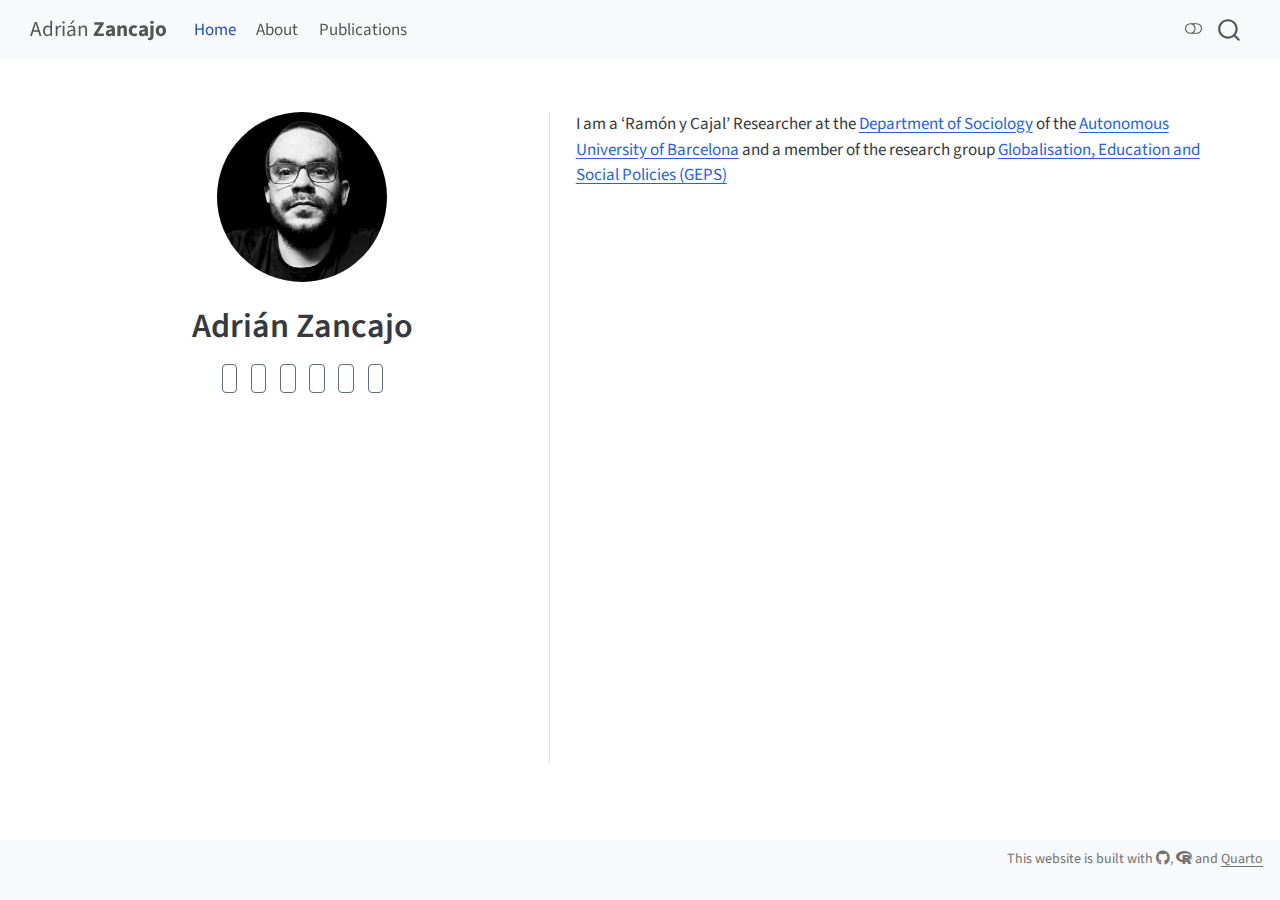
<file: index.html>
<!DOCTYPE html>
<html xmlns="http://www.w3.org/1999/xhtml" lang="en" xml:lang="en"><head>

<meta charset="utf-8">
<meta name="generator" content="quarto-1.4.555">

<meta name="viewport" content="width=device-width, initial-scale=1.0, user-scalable=yes">


<title>Adrián Zancajo - Adrián Zancajo</title>
<style>
code{white-space: pre-wrap;}
span.smallcaps{font-variant: small-caps;}
div.columns{display: flex; gap: min(4vw, 1.5em);}
div.column{flex: auto; overflow-x: auto;}
div.hanging-indent{margin-left: 1.5em; text-indent: -1.5em;}
ul.task-list{list-style: none;}
ul.task-list li input[type="checkbox"] {
  width: 0.8em;
  margin: 0 0.8em 0.2em -1em; /* quarto-specific, see https://github.com/quarto-dev/quarto-cli/issues/4556 */ 
  vertical-align: middle;
}
</style>


<script src="site_libs/quarto-nav/quarto-nav.js"></script>
<script src="site_libs/quarto-nav/headroom.min.js"></script>
<script src="site_libs/clipboard/clipboard.min.js"></script>
<script src="site_libs/quarto-search/autocomplete.umd.js"></script>
<script src="site_libs/quarto-search/fuse.min.js"></script>
<script src="site_libs/quarto-search/quarto-search.js"></script>
<meta name="quarto:offset" content="./">
<script src="site_libs/quarto-html/quarto.js"></script>
<script src="site_libs/quarto-html/popper.min.js"></script>
<script src="site_libs/quarto-html/tippy.umd.min.js"></script>
<link href="site_libs/quarto-html/tippy.css" rel="stylesheet">
<link href="site_libs/quarto-html/quarto-syntax-highlighting.css" rel="stylesheet" class="quarto-color-scheme" id="quarto-text-highlighting-styles">
<link href="site_libs/quarto-html/quarto-syntax-highlighting-dark.css" rel="prefetch" class="quarto-color-scheme quarto-color-alternate" id="quarto-text-highlighting-styles">
<script src="site_libs/bootstrap/bootstrap.min.js"></script>
<link href="site_libs/bootstrap/bootstrap-icons.css" rel="stylesheet">
<link href="site_libs/bootstrap/bootstrap.min.css" rel="stylesheet" class="quarto-color-scheme" id="quarto-bootstrap" data-mode="light">
<link href="site_libs/bootstrap/bootstrap-dark.min.css" rel="prefetch" class="quarto-color-scheme quarto-color-alternate" id="quarto-bootstrap" data-mode="dark">
<link href="site_libs/quarto-contrib/fontawesome6-0.1.0/all.css" rel="stylesheet">
<link href="site_libs/quarto-contrib/fontawesome6-0.1.0/latex-fontsize.css" rel="stylesheet">
<script src="site_libs/quarto-contrib/iconify-2.1.0/iconify-icon.min.js"></script>
<script id="quarto-search-options" type="application/json">{
  "location": "navbar",
  "copy-button": false,
  "collapse-after": 3,
  "panel-placement": "end",
  "type": "overlay",
  "limit": 50,
  "keyboard-shortcut": [
    "f",
    "/",
    "s"
  ],
  "show-item-context": false,
  "language": {
    "search-no-results-text": "No results",
    "search-matching-documents-text": "matching documents",
    "search-copy-link-title": "Copy link to search",
    "search-hide-matches-text": "Hide additional matches",
    "search-more-match-text": "more match in this document",
    "search-more-matches-text": "more matches in this document",
    "search-clear-button-title": "Clear",
    "search-text-placeholder": "",
    "search-detached-cancel-button-title": "Cancel",
    "search-submit-button-title": "Submit",
    "search-label": "Search"
  }
}</script>


<link rel="stylesheet" href="styles.css">
</head>

<body class="nav-fixed">

<div id="quarto-search-results"></div>
  <header id="quarto-header" class="headroom fixed-top">
    <nav class="navbar navbar-expand-lg " data-bs-theme="dark">
      <div class="navbar-container container-fluid">
      <div class="navbar-brand-container mx-auto">
    <a class="navbar-brand" href="./index.html">
    <span class="navbar-title">Adrián <strong>Zancajo</strong></span>
    </a>
  </div>
            <div id="quarto-search" class="" title="Search"></div>
          <button class="navbar-toggler" type="button" data-bs-toggle="collapse" data-bs-target="#navbarCollapse" aria-controls="navbarCollapse" aria-expanded="false" aria-label="Toggle navigation" onclick="if (window.quartoToggleHeadroom) { window.quartoToggleHeadroom(); }">
  <span class="navbar-toggler-icon"></span>
</button>
          <div class="collapse navbar-collapse" id="navbarCollapse">
            <ul class="navbar-nav navbar-nav-scroll me-auto">
  <li class="nav-item">
    <a class="nav-link active" href="./index.html" aria-current="page"> 
<span class="menu-text">Home</span></a>
  </li>  
  <li class="nav-item">
    <a class="nav-link" href="./about.html"> 
<span class="menu-text">About</span></a>
  </li>  
  <li class="nav-item">
    <a class="nav-link" href="./publications.html"> 
<span class="menu-text">Publications</span></a>
  </li>  
</ul>
            <ul class="navbar-nav navbar-nav-scroll ms-auto">
  <li class="nav-item">
    <a class="nav-link" href="https://orcid.org"> 
<span class="menu-text"><iconify-icon inline="true" role="img" icon="simple-icons:orcid" style="font-size: 1.25em;" aria-label="Icon orcid from simple-icons Iconify.design set." title="Icon orcid from simple-icons Iconify.design set."></iconify-icon></span></a>
  </li>  
  <li class="nav-item">
    <a class="nav-link" href="https://scholar.google.nl/citations?hl=en&amp;user=mJmENSwAAJ"> 
<span class="menu-text"><iconify-icon inline="true" role="img" icon="simple-icons:googlescholar" style="font-size: 1.25em;" aria-label="Icon googlescholar from simple-icons Iconify.design set." title="Icon googlescholar from simple-icons Iconify.design set."></iconify-icon></span></a>
  </li>  
  <li class="nav-item">
    <a class="nav-link" href="https://uab.academia.edu/AdrianZancajo"> 
<span class="menu-text"><iconify-icon inline="true" role="img" icon="academicons:academia-square" style="font-size: 1.25em;" aria-label="Icon academia-square from academicons Iconify.design set." title="Icon academia-square from academicons Iconify.design set."></iconify-icon></span></a>
  </li>  
  <li class="nav-item">
    <a class="nav-link" href="https://www.researchgate.net/profile/Adrian-Zancajo-2"> 
<span class="menu-text"><iconify-icon inline="true" role="img" icon="simple-icons:researchgate" style="font-size: 1.25em;" aria-label="Icon researchgate from simple-icons Iconify.design set." title="Icon researchgate from simple-icons Iconify.design set."></iconify-icon></span></a>
  </li>  
  <li class="nav-item">
    <a class="nav-link" href="https://x.com/AdrianZancajo"> 
<span class="menu-text"><iconify-icon inline="true" role="img" icon="mdi:twitter" style="font-size: 1.25em;" aria-label="Icon twitter from mdi Iconify.design set." title="Icon twitter from mdi Iconify.design set."></iconify-icon></span></a>
  </li>  
  <li class="nav-item">
    <a class="nav-link" href="mailto:adrian.zancajo@uab.cat"> 
<span class="menu-text"><iconify-icon inline="true" role="img" icon="bi:envelope" style="font-size: 1.25em;" aria-label="Icon envelope from bi Iconify.design set." title="Icon envelope from bi Iconify.design set."></iconify-icon></span></a>
  </li>  
</ul>
          </div> <!-- /navcollapse -->
          <div class="quarto-navbar-tools">
  <a href="" class="quarto-color-scheme-toggle quarto-navigation-tool  px-1" onclick="window.quartoToggleColorScheme(); return false;" title="Toggle dark mode"><i class="bi"></i></a>
</div>
      </div> <!-- /container-fluid -->
    </nav>
</header>
<!-- content -->
<div id="quarto-content" class="quarto-container page-columns page-rows-contents page-layout-full page-navbar">
<!-- sidebar -->
<!-- margin-sidebar -->
    
<!-- main -->
<div class="quarto-about-trestles content column-page">
  <div class="about-entity">
    <img src="images/prof_pic.jpg" class="about-image
  round " style="height: 10em; width: 10em;">
<header id="title-block-header" class="quarto-title-block default">
<div class="quarto-title">
<h1 class="title">Adrián Zancajo</h1>
</div>
<div class="quarto-title-meta column-page">
  </div>
</header>
    <div class="about-links">
  <a href="https://orcid.org/0000-0002-4431-8155" class="about-link" rel="" target="">
     <span class="about-link-text"><iconify-icon inline="true" role="img" icon="simple-icons:orcid" style="font-size: 1.25em;" aria-label="Icon orcid from simple-icons Iconify.design set." title="Icon orcid from simple-icons Iconify.design set."></iconify-icon></span>
  </a>
  <a href="https://scholar.google.nl/citations?hl=en&amp;user=mJmENSwAAJ" class="about-link" rel="" target="">
     <span class="about-link-text"><iconify-icon inline="true" role="img" icon="simple-icons:googlescholar" style="font-size: 1.25em;" aria-label="Icon googlescholar from simple-icons Iconify.design set." title="Icon googlescholar from simple-icons Iconify.design set."></iconify-icon></span>
  </a>
  <a href="https://uab.academia.edu/AdrianZancajo" class="about-link" rel="" target="">
     <span class="about-link-text"><iconify-icon inline="true" role="img" icon="academicons:academia-square" style="font-size: 1.25em;" aria-label="Icon academia-square from academicons Iconify.design set." title="Icon academia-square from academicons Iconify.design set."></iconify-icon></span>
  </a>
  <a href="https://www.researchgate.net/profile/Adrian-Zancajo-2" class="about-link" rel="" target="">
     <span class="about-link-text"><iconify-icon inline="true" role="img" icon="simple-icons:researchgate" style="font-size: 1.25em;" aria-label="Icon researchgate from simple-icons Iconify.design set." title="Icon researchgate from simple-icons Iconify.design set."></iconify-icon></span>
  </a>
  <a href="https://x.com/AdrianZancajo" class="about-link" rel="" target="">
     <span class="about-link-text"><iconify-icon inline="true" role="img" icon="mdi:twitter" style="font-size: 1.25em;" aria-label="Icon twitter from mdi Iconify.design set." title="Icon twitter from mdi Iconify.design set."></iconify-icon></span>
  </a>
  <a href="mailto:adrian.zancajo@uab.cat" class="about-link" rel="" target="">
     <span class="about-link-text"><iconify-icon inline="true" role="img" icon="bi:envelope" style="font-size: 1.25em;" aria-label="Icon envelope from bi Iconify.design set." title="Icon envelope from bi Iconify.design set."></iconify-icon></span>
  </a>
</div>
  </div>
  <div class="about-contents"><main class="content column-page" id="quarto-document-content">
<p>I am a ‘Ramón y Cajal’ Researcher at the <a href="https://www.uab.cat/en/sociology">Department of Sociology</a> of the <a href="https://www.uab.cat/web/universitat-autonoma-de-barcelona-1345467954774.html">Autonomous University of Barcelona</a> and a member of the research group <a href="https://geps-uab.cat/">Globalisation, Education and Social Policies (GEPS)</a></p>


</main></div>
</div>
 <!-- /main -->
<script id="quarto-html-after-body" type="application/javascript">
window.document.addEventListener("DOMContentLoaded", function (event) {
  const toggleBodyColorMode = (bsSheetEl) => {
    const mode = bsSheetEl.getAttribute("data-mode");
    const bodyEl = window.document.querySelector("body");
    if (mode === "dark") {
      bodyEl.classList.add("quarto-dark");
      bodyEl.classList.remove("quarto-light");
    } else {
      bodyEl.classList.add("quarto-light");
      bodyEl.classList.remove("quarto-dark");
    }
  }
  const toggleBodyColorPrimary = () => {
    const bsSheetEl = window.document.querySelector("link#quarto-bootstrap");
    if (bsSheetEl) {
      toggleBodyColorMode(bsSheetEl);
    }
  }
  toggleBodyColorPrimary();  
  const disableStylesheet = (stylesheets) => {
    for (let i=0; i < stylesheets.length; i++) {
      const stylesheet = stylesheets[i];
      stylesheet.rel = 'prefetch';
    }
  }
  const enableStylesheet = (stylesheets) => {
    for (let i=0; i < stylesheets.length; i++) {
      const stylesheet = stylesheets[i];
      stylesheet.rel = 'stylesheet';
    }
  }
  const manageTransitions = (selector, allowTransitions) => {
    const els = window.document.querySelectorAll(selector);
    for (let i=0; i < els.length; i++) {
      const el = els[i];
      if (allowTransitions) {
        el.classList.remove('notransition');
      } else {
        el.classList.add('notransition');
      }
    }
  }
  const toggleGiscusIfUsed = (isAlternate, darkModeDefault) => {
    const baseTheme = document.querySelector('#giscus-base-theme')?.value ?? 'light';
    const alternateTheme = document.querySelector('#giscus-alt-theme')?.value ?? 'dark';
    let newTheme = '';
    if(darkModeDefault) {
      newTheme = isAlternate ? baseTheme : alternateTheme;
    } else {
      newTheme = isAlternate ? alternateTheme : baseTheme;
    }
    const changeGiscusTheme = () => {
      // From: https://github.com/giscus/giscus/issues/336
      const sendMessage = (message) => {
        const iframe = document.querySelector('iframe.giscus-frame');
        if (!iframe) return;
        iframe.contentWindow.postMessage({ giscus: message }, 'https://giscus.app');
      }
      sendMessage({
        setConfig: {
          theme: newTheme
        }
      });
    }
    const isGiscussLoaded = window.document.querySelector('iframe.giscus-frame') !== null;
    if (isGiscussLoaded) {
      changeGiscusTheme();
    }
  }
  const toggleColorMode = (alternate) => {
    // Switch the stylesheets
    const alternateStylesheets = window.document.querySelectorAll('link.quarto-color-scheme.quarto-color-alternate');
    manageTransitions('#quarto-margin-sidebar .nav-link', false);
    if (alternate) {
      enableStylesheet(alternateStylesheets);
      for (const sheetNode of alternateStylesheets) {
        if (sheetNode.id === "quarto-bootstrap") {
          toggleBodyColorMode(sheetNode);
        }
      }
    } else {
      disableStylesheet(alternateStylesheets);
      toggleBodyColorPrimary();
    }
    manageTransitions('#quarto-margin-sidebar .nav-link', true);
    // Switch the toggles
    const toggles = window.document.querySelectorAll('.quarto-color-scheme-toggle');
    for (let i=0; i < toggles.length; i++) {
      const toggle = toggles[i];
      if (toggle) {
        if (alternate) {
          toggle.classList.add("alternate");     
        } else {
          toggle.classList.remove("alternate");
        }
      }
    }
    // Hack to workaround the fact that safari doesn't
    // properly recolor the scrollbar when toggling (#1455)
    if (navigator.userAgent.indexOf('Safari') > 0 && navigator.userAgent.indexOf('Chrome') == -1) {
      manageTransitions("body", false);
      window.scrollTo(0, 1);
      setTimeout(() => {
        window.scrollTo(0, 0);
        manageTransitions("body", true);
      }, 40);  
    }
  }
  const isFileUrl = () => { 
    return window.location.protocol === 'file:';
  }
  const hasAlternateSentinel = () => {  
    let styleSentinel = getColorSchemeSentinel();
    if (styleSentinel !== null) {
      return styleSentinel === "alternate";
    } else {
      return false;
    }
  }
  const setStyleSentinel = (alternate) => {
    const value = alternate ? "alternate" : "default";
    if (!isFileUrl()) {
      window.localStorage.setItem("quarto-color-scheme", value);
    } else {
      localAlternateSentinel = value;
    }
  }
  const getColorSchemeSentinel = () => {
    if (!isFileUrl()) {
      const storageValue = window.localStorage.getItem("quarto-color-scheme");
      return storageValue != null ? storageValue : localAlternateSentinel;
    } else {
      return localAlternateSentinel;
    }
  }
  const darkModeDefault = false;
  let localAlternateSentinel = darkModeDefault ? 'alternate' : 'default';
  // Dark / light mode switch
  window.quartoToggleColorScheme = () => {
    // Read the current dark / light value 
    let toAlternate = !hasAlternateSentinel();
    toggleColorMode(toAlternate);
    setStyleSentinel(toAlternate);
    toggleGiscusIfUsed(toAlternate, darkModeDefault);
  };
  // Ensure there is a toggle, if there isn't float one in the top right
  if (window.document.querySelector('.quarto-color-scheme-toggle') === null) {
    const a = window.document.createElement('a');
    a.classList.add('top-right');
    a.classList.add('quarto-color-scheme-toggle');
    a.href = "";
    a.onclick = function() { try { window.quartoToggleColorScheme(); } catch {} return false; };
    const i = window.document.createElement("i");
    i.classList.add('bi');
    a.appendChild(i);
    window.document.body.appendChild(a);
  }
  // Switch to dark mode if need be
  if (hasAlternateSentinel()) {
    toggleColorMode(true);
  } else {
    toggleColorMode(false);
  }
  const isCodeAnnotation = (el) => {
    for (const clz of el.classList) {
      if (clz.startsWith('code-annotation-')) {                     
        return true;
      }
    }
    return false;
  }
  const clipboard = new window.ClipboardJS('.code-copy-button', {
    text: function(trigger) {
      const codeEl = trigger.previousElementSibling.cloneNode(true);
      for (const childEl of codeEl.children) {
        if (isCodeAnnotation(childEl)) {
          childEl.remove();
        }
      }
      return codeEl.innerText;
    }
  });
  clipboard.on('success', function(e) {
    // button target
    const button = e.trigger;
    // don't keep focus
    button.blur();
    // flash "checked"
    button.classList.add('code-copy-button-checked');
    var currentTitle = button.getAttribute("title");
    button.setAttribute("title", "Copied!");
    let tooltip;
    if (window.bootstrap) {
      button.setAttribute("data-bs-toggle", "tooltip");
      button.setAttribute("data-bs-placement", "left");
      button.setAttribute("data-bs-title", "Copied!");
      tooltip = new bootstrap.Tooltip(button, 
        { trigger: "manual", 
          customClass: "code-copy-button-tooltip",
          offset: [0, -8]});
      tooltip.show();    
    }
    setTimeout(function() {
      if (tooltip) {
        tooltip.hide();
        button.removeAttribute("data-bs-title");
        button.removeAttribute("data-bs-toggle");
        button.removeAttribute("data-bs-placement");
      }
      button.setAttribute("title", currentTitle);
      button.classList.remove('code-copy-button-checked');
    }, 1000);
    // clear code selection
    e.clearSelection();
  });
    var localhostRegex = new RegExp(/^(?:http|https):\/\/localhost\:?[0-9]*\//);
    var mailtoRegex = new RegExp(/^mailto:/);
      var filterRegex = new RegExp('/' + window.location.host + '/');
    var isInternal = (href) => {
        return filterRegex.test(href) || localhostRegex.test(href) || mailtoRegex.test(href);
    }
    // Inspect non-navigation links and adorn them if external
 	var links = window.document.querySelectorAll('a[href]:not(.nav-link):not(.navbar-brand):not(.toc-action):not(.sidebar-link):not(.sidebar-item-toggle):not(.pagination-link):not(.no-external):not([aria-hidden]):not(.dropdown-item):not(.quarto-navigation-tool)');
    for (var i=0; i<links.length; i++) {
      const link = links[i];
      if (!isInternal(link.href)) {
        // undo the damage that might have been done by quarto-nav.js in the case of
        // links that we want to consider external
        if (link.dataset.originalHref !== undefined) {
          link.href = link.dataset.originalHref;
        }
      }
    }
  function tippyHover(el, contentFn, onTriggerFn, onUntriggerFn) {
    const config = {
      allowHTML: true,
      maxWidth: 500,
      delay: 100,
      arrow: false,
      appendTo: function(el) {
          return el.parentElement;
      },
      interactive: true,
      interactiveBorder: 10,
      theme: 'quarto',
      placement: 'bottom-start',
    };
    if (contentFn) {
      config.content = contentFn;
    }
    if (onTriggerFn) {
      config.onTrigger = onTriggerFn;
    }
    if (onUntriggerFn) {
      config.onUntrigger = onUntriggerFn;
    }
    window.tippy(el, config); 
  }
  const noterefs = window.document.querySelectorAll('a[role="doc-noteref"]');
  for (var i=0; i<noterefs.length; i++) {
    const ref = noterefs[i];
    tippyHover(ref, function() {
      // use id or data attribute instead here
      let href = ref.getAttribute('data-footnote-href') || ref.getAttribute('href');
      try { href = new URL(href).hash; } catch {}
      const id = href.replace(/^#\/?/, "");
      const note = window.document.getElementById(id);
      if (note) {
        return note.innerHTML;
      } else {
        return "";
      }
    });
  }
  const xrefs = window.document.querySelectorAll('a.quarto-xref');
  const processXRef = (id, note) => {
    // Strip column container classes
    const stripColumnClz = (el) => {
      el.classList.remove("page-full", "page-columns");
      if (el.children) {
        for (const child of el.children) {
          stripColumnClz(child);
        }
      }
    }
    stripColumnClz(note)
    if (id === null || id.startsWith('sec-')) {
      // Special case sections, only their first couple elements
      const container = document.createElement("div");
      if (note.children && note.children.length > 2) {
        container.appendChild(note.children[0].cloneNode(true));
        for (let i = 1; i < note.children.length; i++) {
          const child = note.children[i];
          if (child.tagName === "P" && child.innerText === "") {
            continue;
          } else {
            container.appendChild(child.cloneNode(true));
            break;
          }
        }
        if (window.Quarto?.typesetMath) {
          window.Quarto.typesetMath(container);
        }
        return container.innerHTML
      } else {
        if (window.Quarto?.typesetMath) {
          window.Quarto.typesetMath(note);
        }
        return note.innerHTML;
      }
    } else {
      // Remove any anchor links if they are present
      const anchorLink = note.querySelector('a.anchorjs-link');
      if (anchorLink) {
        anchorLink.remove();
      }
      if (window.Quarto?.typesetMath) {
        window.Quarto.typesetMath(note);
      }
      // TODO in 1.5, we should make sure this works without a callout special case
      if (note.classList.contains("callout")) {
        return note.outerHTML;
      } else {
        return note.innerHTML;
      }
    }
  }
  for (var i=0; i<xrefs.length; i++) {
    const xref = xrefs[i];
    tippyHover(xref, undefined, function(instance) {
      instance.disable();
      let url = xref.getAttribute('href');
      let hash = undefined; 
      if (url.startsWith('#')) {
        hash = url;
      } else {
        try { hash = new URL(url).hash; } catch {}
      }
      if (hash) {
        const id = hash.replace(/^#\/?/, "");
        const note = window.document.getElementById(id);
        if (note !== null) {
          try {
            const html = processXRef(id, note.cloneNode(true));
            instance.setContent(html);
          } finally {
            instance.enable();
            instance.show();
          }
        } else {
          // See if we can fetch this
          fetch(url.split('#')[0])
          .then(res => res.text())
          .then(html => {
            const parser = new DOMParser();
            const htmlDoc = parser.parseFromString(html, "text/html");
            const note = htmlDoc.getElementById(id);
            if (note !== null) {
              const html = processXRef(id, note);
              instance.setContent(html);
            } 
          }).finally(() => {
            instance.enable();
            instance.show();
          });
        }
      } else {
        // See if we can fetch a full url (with no hash to target)
        // This is a special case and we should probably do some content thinning / targeting
        fetch(url)
        .then(res => res.text())
        .then(html => {
          const parser = new DOMParser();
          const htmlDoc = parser.parseFromString(html, "text/html");
          const note = htmlDoc.querySelector('main.content');
          if (note !== null) {
            // This should only happen for chapter cross references
            // (since there is no id in the URL)
            // remove the first header
            if (note.children.length > 0 && note.children[0].tagName === "HEADER") {
              note.children[0].remove();
            }
            const html = processXRef(null, note);
            instance.setContent(html);
          } 
        }).finally(() => {
          instance.enable();
          instance.show();
        });
      }
    }, function(instance) {
    });
  }
      let selectedAnnoteEl;
      const selectorForAnnotation = ( cell, annotation) => {
        let cellAttr = 'data-code-cell="' + cell + '"';
        let lineAttr = 'data-code-annotation="' +  annotation + '"';
        const selector = 'span[' + cellAttr + '][' + lineAttr + ']';
        return selector;
      }
      const selectCodeLines = (annoteEl) => {
        const doc = window.document;
        const targetCell = annoteEl.getAttribute("data-target-cell");
        const targetAnnotation = annoteEl.getAttribute("data-target-annotation");
        const annoteSpan = window.document.querySelector(selectorForAnnotation(targetCell, targetAnnotation));
        const lines = annoteSpan.getAttribute("data-code-lines").split(",");
        const lineIds = lines.map((line) => {
          return targetCell + "-" + line;
        })
        let top = null;
        let height = null;
        let parent = null;
        if (lineIds.length > 0) {
            //compute the position of the single el (top and bottom and make a div)
            const el = window.document.getElementById(lineIds[0]);
            top = el.offsetTop;
            height = el.offsetHeight;
            parent = el.parentElement.parentElement;
          if (lineIds.length > 1) {
            const lastEl = window.document.getElementById(lineIds[lineIds.length - 1]);
            const bottom = lastEl.offsetTop + lastEl.offsetHeight;
            height = bottom - top;
          }
          if (top !== null && height !== null && parent !== null) {
            // cook up a div (if necessary) and position it 
            let div = window.document.getElementById("code-annotation-line-highlight");
            if (div === null) {
              div = window.document.createElement("div");
              div.setAttribute("id", "code-annotation-line-highlight");
              div.style.position = 'absolute';
              parent.appendChild(div);
            }
            div.style.top = top - 2 + "px";
            div.style.height = height + 4 + "px";
            div.style.left = 0;
            let gutterDiv = window.document.getElementById("code-annotation-line-highlight-gutter");
            if (gutterDiv === null) {
              gutterDiv = window.document.createElement("div");
              gutterDiv.setAttribute("id", "code-annotation-line-highlight-gutter");
              gutterDiv.style.position = 'absolute';
              const codeCell = window.document.getElementById(targetCell);
              const gutter = codeCell.querySelector('.code-annotation-gutter');
              gutter.appendChild(gutterDiv);
            }
            gutterDiv.style.top = top - 2 + "px";
            gutterDiv.style.height = height + 4 + "px";
          }
          selectedAnnoteEl = annoteEl;
        }
      };
      const unselectCodeLines = () => {
        const elementsIds = ["code-annotation-line-highlight", "code-annotation-line-highlight-gutter"];
        elementsIds.forEach((elId) => {
          const div = window.document.getElementById(elId);
          if (div) {
            div.remove();
          }
        });
        selectedAnnoteEl = undefined;
      };
        // Handle positioning of the toggle
    window.addEventListener(
      "resize",
      throttle(() => {
        elRect = undefined;
        if (selectedAnnoteEl) {
          selectCodeLines(selectedAnnoteEl);
        }
      }, 10)
    );
    function throttle(fn, ms) {
    let throttle = false;
    let timer;
      return (...args) => {
        if(!throttle) { // first call gets through
            fn.apply(this, args);
            throttle = true;
        } else { // all the others get throttled
            if(timer) clearTimeout(timer); // cancel #2
            timer = setTimeout(() => {
              fn.apply(this, args);
              timer = throttle = false;
            }, ms);
        }
      };
    }
      // Attach click handler to the DT
      const annoteDls = window.document.querySelectorAll('dt[data-target-cell]');
      for (const annoteDlNode of annoteDls) {
        annoteDlNode.addEventListener('click', (event) => {
          const clickedEl = event.target;
          if (clickedEl !== selectedAnnoteEl) {
            unselectCodeLines();
            const activeEl = window.document.querySelector('dt[data-target-cell].code-annotation-active');
            if (activeEl) {
              activeEl.classList.remove('code-annotation-active');
            }
            selectCodeLines(clickedEl);
            clickedEl.classList.add('code-annotation-active');
          } else {
            // Unselect the line
            unselectCodeLines();
            clickedEl.classList.remove('code-annotation-active');
          }
        });
      }
  const findCites = (el) => {
    const parentEl = el.parentElement;
    if (parentEl) {
      const cites = parentEl.dataset.cites;
      if (cites) {
        return {
          el,
          cites: cites.split(' ')
        };
      } else {
        return findCites(el.parentElement)
      }
    } else {
      return undefined;
    }
  };
  var bibliorefs = window.document.querySelectorAll('a[role="doc-biblioref"]');
  for (var i=0; i<bibliorefs.length; i++) {
    const ref = bibliorefs[i];
    const citeInfo = findCites(ref);
    if (citeInfo) {
      tippyHover(citeInfo.el, function() {
        var popup = window.document.createElement('div');
        citeInfo.cites.forEach(function(cite) {
          var citeDiv = window.document.createElement('div');
          citeDiv.classList.add('hanging-indent');
          citeDiv.classList.add('csl-entry');
          var biblioDiv = window.document.getElementById('ref-' + cite);
          if (biblioDiv) {
            citeDiv.innerHTML = biblioDiv.innerHTML;
          }
          popup.appendChild(citeDiv);
        });
        return popup.innerHTML;
      });
    }
  }
});
</script>
</div> <!-- /content -->
<footer class="footer">
  <div class="nav-footer">
    <div class="nav-footer-left">
      &nbsp;
    </div>   
    <div class="nav-footer-center">
      &nbsp;
    </div>
    <div class="nav-footer-right">
<p>This website is built with <a href="https://github.com/samanthacsik/samanthacsik.github.io" target="_blank"><i class="fa-brands fa-github" title="GitHub octocat logo" aria-label="github"></i></a>, <a href="https://www.r-project.org/about.html" target="_blank"><i class="fa-brands fa-r-project" title="R Project" aria-label="r-project"></i></a> and <a href="https://quarto.org/" target="_blank">Quarto</a></p>
</div>
  </div>
</footer>




</body></html>
</file>
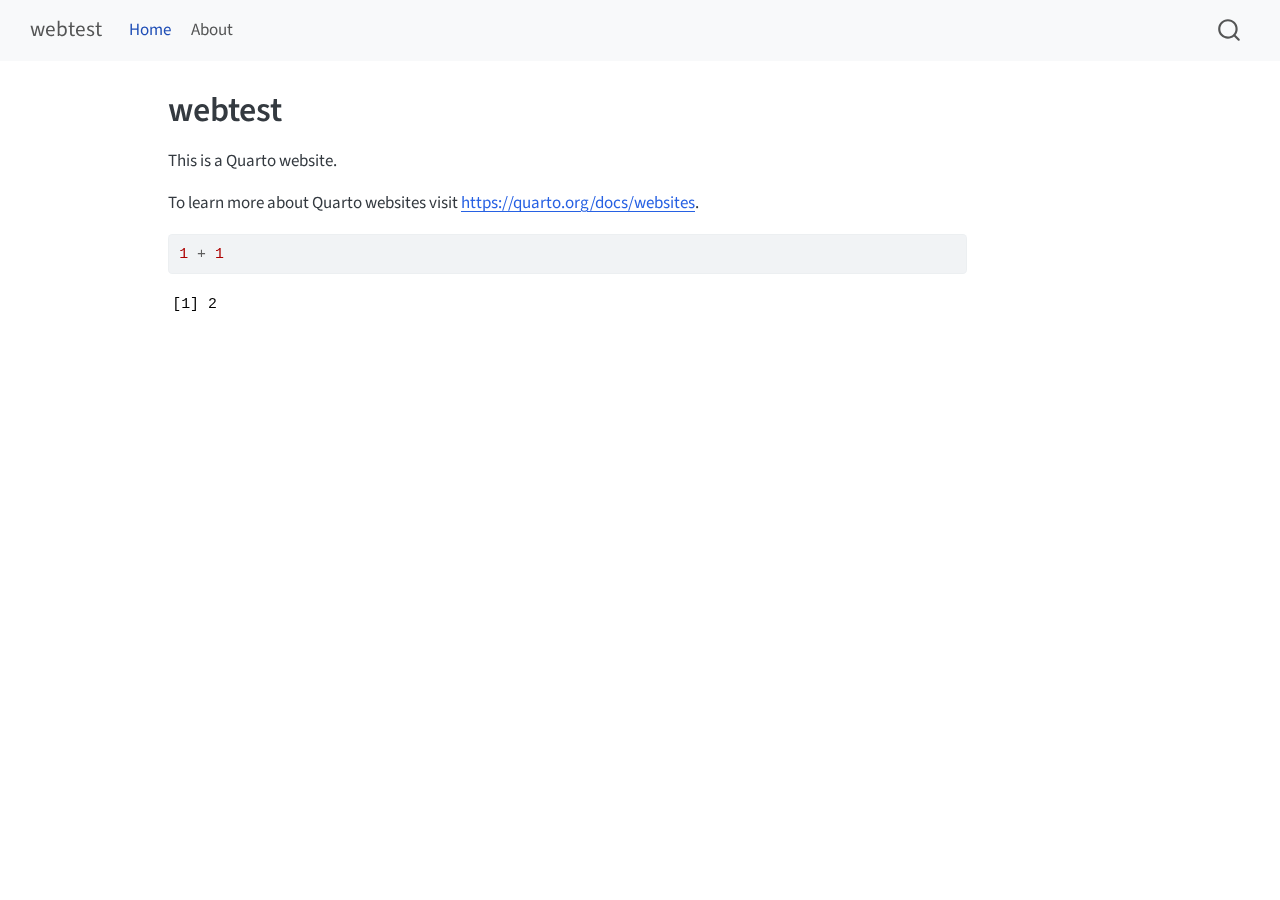
<file: docs/index.html>
<!DOCTYPE html>
<html xmlns="http://www.w3.org/1999/xhtml" lang="en" xml:lang="en"><head>

<meta charset="utf-8">
<meta name="generator" content="quarto-1.5.55">

<meta name="viewport" content="width=device-width, initial-scale=1.0, user-scalable=yes">


<title>webtest</title>
<style>
code{white-space: pre-wrap;}
span.smallcaps{font-variant: small-caps;}
div.columns{display: flex; gap: min(4vw, 1.5em);}
div.column{flex: auto; overflow-x: auto;}
div.hanging-indent{margin-left: 1.5em; text-indent: -1.5em;}
ul.task-list{list-style: none;}
ul.task-list li input[type="checkbox"] {
  width: 0.8em;
  margin: 0 0.8em 0.2em -1em; /* quarto-specific, see https://github.com/quarto-dev/quarto-cli/issues/4556 */ 
  vertical-align: middle;
}
/* CSS for syntax highlighting */
pre > code.sourceCode { white-space: pre; position: relative; }
pre > code.sourceCode > span { line-height: 1.25; }
pre > code.sourceCode > span:empty { height: 1.2em; }
.sourceCode { overflow: visible; }
code.sourceCode > span { color: inherit; text-decoration: inherit; }
div.sourceCode { margin: 1em 0; }
pre.sourceCode { margin: 0; }
@media screen {
div.sourceCode { overflow: auto; }
}
@media print {
pre > code.sourceCode { white-space: pre-wrap; }
pre > code.sourceCode > span { display: inline-block; text-indent: -5em; padding-left: 5em; }
}
pre.numberSource code
  { counter-reset: source-line 0; }
pre.numberSource code > span
  { position: relative; left: -4em; counter-increment: source-line; }
pre.numberSource code > span > a:first-child::before
  { content: counter(source-line);
    position: relative; left: -1em; text-align: right; vertical-align: baseline;
    border: none; display: inline-block;
    -webkit-touch-callout: none; -webkit-user-select: none;
    -khtml-user-select: none; -moz-user-select: none;
    -ms-user-select: none; user-select: none;
    padding: 0 4px; width: 4em;
  }
pre.numberSource { margin-left: 3em;  padding-left: 4px; }
div.sourceCode
  {   }
@media screen {
pre > code.sourceCode > span > a:first-child::before { text-decoration: underline; }
}
</style>


<script src="site_libs/quarto-nav/quarto-nav.js"></script>
<script src="site_libs/quarto-nav/headroom.min.js"></script>
<script src="site_libs/clipboard/clipboard.min.js"></script>
<script src="site_libs/quarto-search/autocomplete.umd.js"></script>
<script src="site_libs/quarto-search/fuse.min.js"></script>
<script src="site_libs/quarto-search/quarto-search.js"></script>
<meta name="quarto:offset" content="./">
<script src="site_libs/quarto-html/quarto.js"></script>
<script src="site_libs/quarto-html/popper.min.js"></script>
<script src="site_libs/quarto-html/tippy.umd.min.js"></script>
<script src="site_libs/quarto-html/anchor.min.js"></script>
<link href="site_libs/quarto-html/tippy.css" rel="stylesheet">
<link href="site_libs/quarto-html/quarto-syntax-highlighting.css" rel="stylesheet" id="quarto-text-highlighting-styles">
<script src="site_libs/bootstrap/bootstrap.min.js"></script>
<link href="site_libs/bootstrap/bootstrap-icons.css" rel="stylesheet">
<link href="site_libs/bootstrap/bootstrap.min.css" rel="stylesheet" id="quarto-bootstrap" data-mode="light">
<script id="quarto-search-options" type="application/json">{
  "location": "navbar",
  "copy-button": false,
  "collapse-after": 3,
  "panel-placement": "end",
  "type": "overlay",
  "limit": 50,
  "keyboard-shortcut": [
    "f",
    "/",
    "s"
  ],
  "show-item-context": false,
  "language": {
    "search-no-results-text": "No results",
    "search-matching-documents-text": "matching documents",
    "search-copy-link-title": "Copy link to search",
    "search-hide-matches-text": "Hide additional matches",
    "search-more-match-text": "more match in this document",
    "search-more-matches-text": "more matches in this document",
    "search-clear-button-title": "Clear",
    "search-text-placeholder": "",
    "search-detached-cancel-button-title": "Cancel",
    "search-submit-button-title": "Submit",
    "search-label": "Search"
  }
}</script>


<link rel="stylesheet" href="styles.css">
</head>

<body class="nav-fixed">

<div id="quarto-search-results"></div>
  <header id="quarto-header" class="headroom fixed-top">
    <nav class="navbar navbar-expand-lg " data-bs-theme="dark">
      <div class="navbar-container container-fluid">
      <div class="navbar-brand-container mx-auto">
    <a class="navbar-brand" href="./index.html">
    <span class="navbar-title">webtest</span>
    </a>
  </div>
            <div id="quarto-search" class="" title="Search"></div>
          <button class="navbar-toggler" type="button" data-bs-toggle="collapse" data-bs-target="#navbarCollapse" aria-controls="navbarCollapse" role="menu" aria-expanded="false" aria-label="Toggle navigation" onclick="if (window.quartoToggleHeadroom) { window.quartoToggleHeadroom(); }">
  <span class="navbar-toggler-icon"></span>
</button>
          <div class="collapse navbar-collapse" id="navbarCollapse">
            <ul class="navbar-nav navbar-nav-scroll me-auto">
  <li class="nav-item">
    <a class="nav-link active" href="./index.html" aria-current="page"> 
<span class="menu-text">Home</span></a>
  </li>  
  <li class="nav-item">
    <a class="nav-link" href="./about.html"> 
<span class="menu-text">About</span></a>
  </li>  
</ul>
          </div> <!-- /navcollapse -->
            <div class="quarto-navbar-tools">
</div>
      </div> <!-- /container-fluid -->
    </nav>
</header>
<!-- content -->
<div id="quarto-content" class="quarto-container page-columns page-rows-contents page-layout-article page-navbar">
<!-- sidebar -->
<!-- margin-sidebar -->
    <div id="quarto-margin-sidebar" class="sidebar margin-sidebar zindex-bottom">
        
    </div>
<!-- main -->
<main class="content" id="quarto-document-content">

<header id="title-block-header" class="quarto-title-block default">
<div class="quarto-title">
<h1 class="title">webtest</h1>
</div>



<div class="quarto-title-meta">

    
  
    
  </div>
  


</header>


<p>This is a Quarto website.</p>
<p>To learn more about Quarto websites visit <a href="https://quarto.org/docs/websites" class="uri">https://quarto.org/docs/websites</a>.</p>
<div class="cell">
<div class="sourceCode cell-code" id="cb1"><pre class="sourceCode r code-with-copy"><code class="sourceCode r"><span id="cb1-1"><a href="#cb1-1" aria-hidden="true" tabindex="-1"></a><span class="dv">1</span> <span class="sc">+</span> <span class="dv">1</span></span></code><button title="Copy to Clipboard" class="code-copy-button"><i class="bi"></i></button></pre></div>
<div class="cell-output cell-output-stdout">
<pre><code>[1] 2</code></pre>
</div>
</div>



</main> <!-- /main -->
<script id="quarto-html-after-body" type="application/javascript">
window.document.addEventListener("DOMContentLoaded", function (event) {
  const toggleBodyColorMode = (bsSheetEl) => {
    const mode = bsSheetEl.getAttribute("data-mode");
    const bodyEl = window.document.querySelector("body");
    if (mode === "dark") {
      bodyEl.classList.add("quarto-dark");
      bodyEl.classList.remove("quarto-light");
    } else {
      bodyEl.classList.add("quarto-light");
      bodyEl.classList.remove("quarto-dark");
    }
  }
  const toggleBodyColorPrimary = () => {
    const bsSheetEl = window.document.querySelector("link#quarto-bootstrap");
    if (bsSheetEl) {
      toggleBodyColorMode(bsSheetEl);
    }
  }
  toggleBodyColorPrimary();  
  const icon = "";
  const anchorJS = new window.AnchorJS();
  anchorJS.options = {
    placement: 'right',
    icon: icon
  };
  anchorJS.add('.anchored');
  const isCodeAnnotation = (el) => {
    for (const clz of el.classList) {
      if (clz.startsWith('code-annotation-')) {                     
        return true;
      }
    }
    return false;
  }
  const onCopySuccess = function(e) {
    // button target
    const button = e.trigger;
    // don't keep focus
    button.blur();
    // flash "checked"
    button.classList.add('code-copy-button-checked');
    var currentTitle = button.getAttribute("title");
    button.setAttribute("title", "Copied!");
    let tooltip;
    if (window.bootstrap) {
      button.setAttribute("data-bs-toggle", "tooltip");
      button.setAttribute("data-bs-placement", "left");
      button.setAttribute("data-bs-title", "Copied!");
      tooltip = new bootstrap.Tooltip(button, 
        { trigger: "manual", 
          customClass: "code-copy-button-tooltip",
          offset: [0, -8]});
      tooltip.show();    
    }
    setTimeout(function() {
      if (tooltip) {
        tooltip.hide();
        button.removeAttribute("data-bs-title");
        button.removeAttribute("data-bs-toggle");
        button.removeAttribute("data-bs-placement");
      }
      button.setAttribute("title", currentTitle);
      button.classList.remove('code-copy-button-checked');
    }, 1000);
    // clear code selection
    e.clearSelection();
  }
  const getTextToCopy = function(trigger) {
      const codeEl = trigger.previousElementSibling.cloneNode(true);
      for (const childEl of codeEl.children) {
        if (isCodeAnnotation(childEl)) {
          childEl.remove();
        }
      }
      return codeEl.innerText;
  }
  const clipboard = new window.ClipboardJS('.code-copy-button:not([data-in-quarto-modal])', {
    text: getTextToCopy
  });
  clipboard.on('success', onCopySuccess);
  if (window.document.getElementById('quarto-embedded-source-code-modal')) {
    // For code content inside modals, clipBoardJS needs to be initialized with a container option
    // TODO: Check when it could be a function (https://github.com/zenorocha/clipboard.js/issues/860)
    const clipboardModal = new window.ClipboardJS('.code-copy-button[data-in-quarto-modal]', {
      text: getTextToCopy,
      container: window.document.getElementById('quarto-embedded-source-code-modal')
    });
    clipboardModal.on('success', onCopySuccess);
  }
    var localhostRegex = new RegExp(/^(?:http|https):\/\/localhost\:?[0-9]*\//);
    var mailtoRegex = new RegExp(/^mailto:/);
      var filterRegex = new RegExp('/' + window.location.host + '/');
    var isInternal = (href) => {
        return filterRegex.test(href) || localhostRegex.test(href) || mailtoRegex.test(href);
    }
    // Inspect non-navigation links and adorn them if external
 	var links = window.document.querySelectorAll('a[href]:not(.nav-link):not(.navbar-brand):not(.toc-action):not(.sidebar-link):not(.sidebar-item-toggle):not(.pagination-link):not(.no-external):not([aria-hidden]):not(.dropdown-item):not(.quarto-navigation-tool):not(.about-link)');
    for (var i=0; i<links.length; i++) {
      const link = links[i];
      if (!isInternal(link.href)) {
        // undo the damage that might have been done by quarto-nav.js in the case of
        // links that we want to consider external
        if (link.dataset.originalHref !== undefined) {
          link.href = link.dataset.originalHref;
        }
      }
    }
  function tippyHover(el, contentFn, onTriggerFn, onUntriggerFn) {
    const config = {
      allowHTML: true,
      maxWidth: 500,
      delay: 100,
      arrow: false,
      appendTo: function(el) {
          return el.parentElement;
      },
      interactive: true,
      interactiveBorder: 10,
      theme: 'quarto',
      placement: 'bottom-start',
    };
    if (contentFn) {
      config.content = contentFn;
    }
    if (onTriggerFn) {
      config.onTrigger = onTriggerFn;
    }
    if (onUntriggerFn) {
      config.onUntrigger = onUntriggerFn;
    }
    window.tippy(el, config); 
  }
  const noterefs = window.document.querySelectorAll('a[role="doc-noteref"]');
  for (var i=0; i<noterefs.length; i++) {
    const ref = noterefs[i];
    tippyHover(ref, function() {
      // use id or data attribute instead here
      let href = ref.getAttribute('data-footnote-href') || ref.getAttribute('href');
      try { href = new URL(href).hash; } catch {}
      const id = href.replace(/^#\/?/, "");
      const note = window.document.getElementById(id);
      if (note) {
        return note.innerHTML;
      } else {
        return "";
      }
    });
  }
  const xrefs = window.document.querySelectorAll('a.quarto-xref');
  const processXRef = (id, note) => {
    // Strip column container classes
    const stripColumnClz = (el) => {
      el.classList.remove("page-full", "page-columns");
      if (el.children) {
        for (const child of el.children) {
          stripColumnClz(child);
        }
      }
    }
    stripColumnClz(note)
    if (id === null || id.startsWith('sec-')) {
      // Special case sections, only their first couple elements
      const container = document.createElement("div");
      if (note.children && note.children.length > 2) {
        container.appendChild(note.children[0].cloneNode(true));
        for (let i = 1; i < note.children.length; i++) {
          const child = note.children[i];
          if (child.tagName === "P" && child.innerText === "") {
            continue;
          } else {
            container.appendChild(child.cloneNode(true));
            break;
          }
        }
        if (window.Quarto?.typesetMath) {
          window.Quarto.typesetMath(container);
        }
        return container.innerHTML
      } else {
        if (window.Quarto?.typesetMath) {
          window.Quarto.typesetMath(note);
        }
        return note.innerHTML;
      }
    } else {
      // Remove any anchor links if they are present
      const anchorLink = note.querySelector('a.anchorjs-link');
      if (anchorLink) {
        anchorLink.remove();
      }
      if (window.Quarto?.typesetMath) {
        window.Quarto.typesetMath(note);
      }
      // TODO in 1.5, we should make sure this works without a callout special case
      if (note.classList.contains("callout")) {
        return note.outerHTML;
      } else {
        return note.innerHTML;
      }
    }
  }
  for (var i=0; i<xrefs.length; i++) {
    const xref = xrefs[i];
    tippyHover(xref, undefined, function(instance) {
      instance.disable();
      let url = xref.getAttribute('href');
      let hash = undefined; 
      if (url.startsWith('#')) {
        hash = url;
      } else {
        try { hash = new URL(url).hash; } catch {}
      }
      if (hash) {
        const id = hash.replace(/^#\/?/, "");
        const note = window.document.getElementById(id);
        if (note !== null) {
          try {
            const html = processXRef(id, note.cloneNode(true));
            instance.setContent(html);
          } finally {
            instance.enable();
            instance.show();
          }
        } else {
          // See if we can fetch this
          fetch(url.split('#')[0])
          .then(res => res.text())
          .then(html => {
            const parser = new DOMParser();
            const htmlDoc = parser.parseFromString(html, "text/html");
            const note = htmlDoc.getElementById(id);
            if (note !== null) {
              const html = processXRef(id, note);
              instance.setContent(html);
            } 
          }).finally(() => {
            instance.enable();
            instance.show();
          });
        }
      } else {
        // See if we can fetch a full url (with no hash to target)
        // This is a special case and we should probably do some content thinning / targeting
        fetch(url)
        .then(res => res.text())
        .then(html => {
          const parser = new DOMParser();
          const htmlDoc = parser.parseFromString(html, "text/html");
          const note = htmlDoc.querySelector('main.content');
          if (note !== null) {
            // This should only happen for chapter cross references
            // (since there is no id in the URL)
            // remove the first header
            if (note.children.length > 0 && note.children[0].tagName === "HEADER") {
              note.children[0].remove();
            }
            const html = processXRef(null, note);
            instance.setContent(html);
          } 
        }).finally(() => {
          instance.enable();
          instance.show();
        });
      }
    }, function(instance) {
    });
  }
      let selectedAnnoteEl;
      const selectorForAnnotation = ( cell, annotation) => {
        let cellAttr = 'data-code-cell="' + cell + '"';
        let lineAttr = 'data-code-annotation="' +  annotation + '"';
        const selector = 'span[' + cellAttr + '][' + lineAttr + ']';
        return selector;
      }
      const selectCodeLines = (annoteEl) => {
        const doc = window.document;
        const targetCell = annoteEl.getAttribute("data-target-cell");
        const targetAnnotation = annoteEl.getAttribute("data-target-annotation");
        const annoteSpan = window.document.querySelector(selectorForAnnotation(targetCell, targetAnnotation));
        const lines = annoteSpan.getAttribute("data-code-lines").split(",");
        const lineIds = lines.map((line) => {
          return targetCell + "-" + line;
        })
        let top = null;
        let height = null;
        let parent = null;
        if (lineIds.length > 0) {
            //compute the position of the single el (top and bottom and make a div)
            const el = window.document.getElementById(lineIds[0]);
            top = el.offsetTop;
            height = el.offsetHeight;
            parent = el.parentElement.parentElement;
          if (lineIds.length > 1) {
            const lastEl = window.document.getElementById(lineIds[lineIds.length - 1]);
            const bottom = lastEl.offsetTop + lastEl.offsetHeight;
            height = bottom - top;
          }
          if (top !== null && height !== null && parent !== null) {
            // cook up a div (if necessary) and position it 
            let div = window.document.getElementById("code-annotation-line-highlight");
            if (div === null) {
              div = window.document.createElement("div");
              div.setAttribute("id", "code-annotation-line-highlight");
              div.style.position = 'absolute';
              parent.appendChild(div);
            }
            div.style.top = top - 2 + "px";
            div.style.height = height + 4 + "px";
            div.style.left = 0;
            let gutterDiv = window.document.getElementById("code-annotation-line-highlight-gutter");
            if (gutterDiv === null) {
              gutterDiv = window.document.createElement("div");
              gutterDiv.setAttribute("id", "code-annotation-line-highlight-gutter");
              gutterDiv.style.position = 'absolute';
              const codeCell = window.document.getElementById(targetCell);
              const gutter = codeCell.querySelector('.code-annotation-gutter');
              gutter.appendChild(gutterDiv);
            }
            gutterDiv.style.top = top - 2 + "px";
            gutterDiv.style.height = height + 4 + "px";
          }
          selectedAnnoteEl = annoteEl;
        }
      };
      const unselectCodeLines = () => {
        const elementsIds = ["code-annotation-line-highlight", "code-annotation-line-highlight-gutter"];
        elementsIds.forEach((elId) => {
          const div = window.document.getElementById(elId);
          if (div) {
            div.remove();
          }
        });
        selectedAnnoteEl = undefined;
      };
        // Handle positioning of the toggle
    window.addEventListener(
      "resize",
      throttle(() => {
        elRect = undefined;
        if (selectedAnnoteEl) {
          selectCodeLines(selectedAnnoteEl);
        }
      }, 10)
    );
    function throttle(fn, ms) {
    let throttle = false;
    let timer;
      return (...args) => {
        if(!throttle) { // first call gets through
            fn.apply(this, args);
            throttle = true;
        } else { // all the others get throttled
            if(timer) clearTimeout(timer); // cancel #2
            timer = setTimeout(() => {
              fn.apply(this, args);
              timer = throttle = false;
            }, ms);
        }
      };
    }
      // Attach click handler to the DT
      const annoteDls = window.document.querySelectorAll('dt[data-target-cell]');
      for (const annoteDlNode of annoteDls) {
        annoteDlNode.addEventListener('click', (event) => {
          const clickedEl = event.target;
          if (clickedEl !== selectedAnnoteEl) {
            unselectCodeLines();
            const activeEl = window.document.querySelector('dt[data-target-cell].code-annotation-active');
            if (activeEl) {
              activeEl.classList.remove('code-annotation-active');
            }
            selectCodeLines(clickedEl);
            clickedEl.classList.add('code-annotation-active');
          } else {
            // Unselect the line
            unselectCodeLines();
            clickedEl.classList.remove('code-annotation-active');
          }
        });
      }
  const findCites = (el) => {
    const parentEl = el.parentElement;
    if (parentEl) {
      const cites = parentEl.dataset.cites;
      if (cites) {
        return {
          el,
          cites: cites.split(' ')
        };
      } else {
        return findCites(el.parentElement)
      }
    } else {
      return undefined;
    }
  };
  var bibliorefs = window.document.querySelectorAll('a[role="doc-biblioref"]');
  for (var i=0; i<bibliorefs.length; i++) {
    const ref = bibliorefs[i];
    const citeInfo = findCites(ref);
    if (citeInfo) {
      tippyHover(citeInfo.el, function() {
        var popup = window.document.createElement('div');
        citeInfo.cites.forEach(function(cite) {
          var citeDiv = window.document.createElement('div');
          citeDiv.classList.add('hanging-indent');
          citeDiv.classList.add('csl-entry');
          var biblioDiv = window.document.getElementById('ref-' + cite);
          if (biblioDiv) {
            citeDiv.innerHTML = biblioDiv.innerHTML;
          }
          popup.appendChild(citeDiv);
        });
        return popup.innerHTML;
      });
    }
  }
});
</script>
</div> <!-- /content -->




</body></html>
</file>
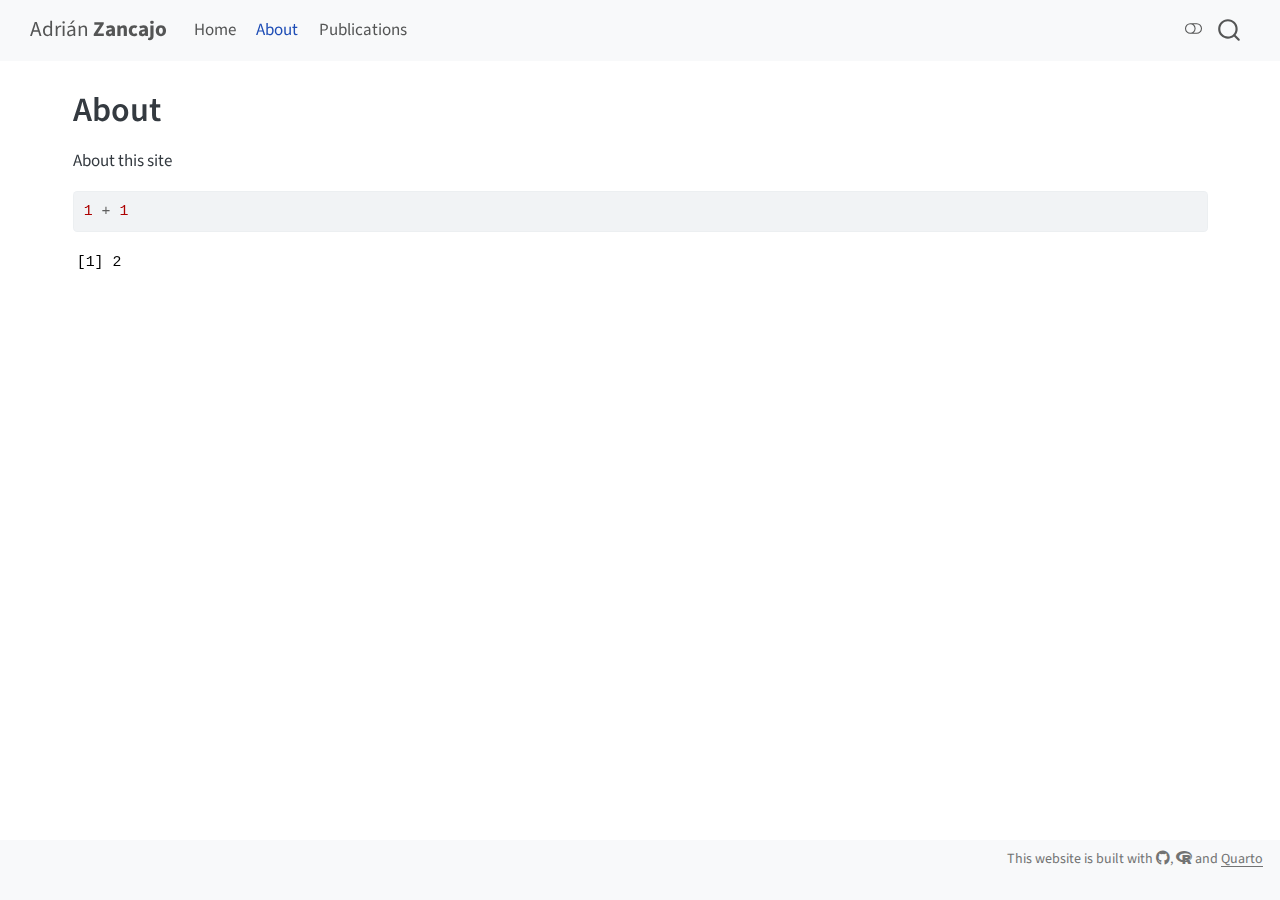
<file: about.html>
<!DOCTYPE html>
<html xmlns="http://www.w3.org/1999/xhtml" lang="en" xml:lang="en"><head>

<meta charset="utf-8">
<meta name="generator" content="quarto-1.4.555">

<meta name="viewport" content="width=device-width, initial-scale=1.0, user-scalable=yes">


<title>Adrián Zancajo - About</title>
<style>
code{white-space: pre-wrap;}
span.smallcaps{font-variant: small-caps;}
div.columns{display: flex; gap: min(4vw, 1.5em);}
div.column{flex: auto; overflow-x: auto;}
div.hanging-indent{margin-left: 1.5em; text-indent: -1.5em;}
ul.task-list{list-style: none;}
ul.task-list li input[type="checkbox"] {
  width: 0.8em;
  margin: 0 0.8em 0.2em -1em; /* quarto-specific, see https://github.com/quarto-dev/quarto-cli/issues/4556 */ 
  vertical-align: middle;
}
/* CSS for syntax highlighting */
pre > code.sourceCode { white-space: pre; position: relative; }
pre > code.sourceCode > span { line-height: 1.25; }
pre > code.sourceCode > span:empty { height: 1.2em; }
.sourceCode { overflow: visible; }
code.sourceCode > span { color: inherit; text-decoration: inherit; }
div.sourceCode { margin: 1em 0; }
pre.sourceCode { margin: 0; }
@media screen {
div.sourceCode { overflow: auto; }
}
@media print {
pre > code.sourceCode { white-space: pre-wrap; }
pre > code.sourceCode > span { text-indent: -5em; padding-left: 5em; }
}
pre.numberSource code
  { counter-reset: source-line 0; }
pre.numberSource code > span
  { position: relative; left: -4em; counter-increment: source-line; }
pre.numberSource code > span > a:first-child::before
  { content: counter(source-line);
    position: relative; left: -1em; text-align: right; vertical-align: baseline;
    border: none; display: inline-block;
    -webkit-touch-callout: none; -webkit-user-select: none;
    -khtml-user-select: none; -moz-user-select: none;
    -ms-user-select: none; user-select: none;
    padding: 0 4px; width: 4em;
  }
pre.numberSource { margin-left: 3em;  padding-left: 4px; }
div.sourceCode
  {   }
@media screen {
pre > code.sourceCode > span > a:first-child::before { text-decoration: underline; }
}
</style>


<script src="site_libs/quarto-nav/quarto-nav.js"></script>
<script src="site_libs/quarto-nav/headroom.min.js"></script>
<script src="site_libs/clipboard/clipboard.min.js"></script>
<script src="site_libs/quarto-search/autocomplete.umd.js"></script>
<script src="site_libs/quarto-search/fuse.min.js"></script>
<script src="site_libs/quarto-search/quarto-search.js"></script>
<meta name="quarto:offset" content="./">
<script src="site_libs/quarto-html/quarto.js"></script>
<script src="site_libs/quarto-html/popper.min.js"></script>
<script src="site_libs/quarto-html/tippy.umd.min.js"></script>
<script src="site_libs/quarto-html/anchor.min.js"></script>
<link href="site_libs/quarto-html/tippy.css" rel="stylesheet">
<link href="site_libs/quarto-html/quarto-syntax-highlighting.css" rel="stylesheet" class="quarto-color-scheme" id="quarto-text-highlighting-styles">
<link href="site_libs/quarto-html/quarto-syntax-highlighting-dark.css" rel="prefetch" class="quarto-color-scheme quarto-color-alternate" id="quarto-text-highlighting-styles">
<script src="site_libs/bootstrap/bootstrap.min.js"></script>
<link href="site_libs/bootstrap/bootstrap-icons.css" rel="stylesheet">
<link href="site_libs/bootstrap/bootstrap.min.css" rel="stylesheet" class="quarto-color-scheme" id="quarto-bootstrap" data-mode="light">
<link href="site_libs/bootstrap/bootstrap-dark.min.css" rel="prefetch" class="quarto-color-scheme quarto-color-alternate" id="quarto-bootstrap" data-mode="dark">
<link href="site_libs/quarto-contrib/fontawesome6-0.1.0/all.css" rel="stylesheet">
<link href="site_libs/quarto-contrib/fontawesome6-0.1.0/latex-fontsize.css" rel="stylesheet">
<script src="site_libs/quarto-contrib/iconify-2.1.0/iconify-icon.min.js"></script>
<script id="quarto-search-options" type="application/json">{
  "location": "navbar",
  "copy-button": false,
  "collapse-after": 3,
  "panel-placement": "end",
  "type": "overlay",
  "limit": 50,
  "keyboard-shortcut": [
    "f",
    "/",
    "s"
  ],
  "show-item-context": false,
  "language": {
    "search-no-results-text": "No results",
    "search-matching-documents-text": "matching documents",
    "search-copy-link-title": "Copy link to search",
    "search-hide-matches-text": "Hide additional matches",
    "search-more-match-text": "more match in this document",
    "search-more-matches-text": "more matches in this document",
    "search-clear-button-title": "Clear",
    "search-text-placeholder": "",
    "search-detached-cancel-button-title": "Cancel",
    "search-submit-button-title": "Submit",
    "search-label": "Search"
  }
}</script>


<link rel="stylesheet" href="styles.css">
</head>

<body class="nav-fixed">

<div id="quarto-search-results"></div>
  <header id="quarto-header" class="headroom fixed-top">
    <nav class="navbar navbar-expand-lg " data-bs-theme="dark">
      <div class="navbar-container container-fluid">
      <div class="navbar-brand-container mx-auto">
    <a class="navbar-brand" href="./index.html">
    <span class="navbar-title">Adrián <strong>Zancajo</strong></span>
    </a>
  </div>
            <div id="quarto-search" class="" title="Search"></div>
          <button class="navbar-toggler" type="button" data-bs-toggle="collapse" data-bs-target="#navbarCollapse" aria-controls="navbarCollapse" aria-expanded="false" aria-label="Toggle navigation" onclick="if (window.quartoToggleHeadroom) { window.quartoToggleHeadroom(); }">
  <span class="navbar-toggler-icon"></span>
</button>
          <div class="collapse navbar-collapse" id="navbarCollapse">
            <ul class="navbar-nav navbar-nav-scroll me-auto">
  <li class="nav-item">
    <a class="nav-link" href="./index.html"> 
<span class="menu-text">Home</span></a>
  </li>  
  <li class="nav-item">
    <a class="nav-link active" href="./about.html" aria-current="page"> 
<span class="menu-text">About</span></a>
  </li>  
  <li class="nav-item">
    <a class="nav-link" href="./publications.html"> 
<span class="menu-text">Publications</span></a>
  </li>  
</ul>
            <ul class="navbar-nav navbar-nav-scroll ms-auto">
  <li class="nav-item">
    <a class="nav-link" href="https://orcid.org"> 
<span class="menu-text"><iconify-icon inline="true" role="img" icon="simple-icons:orcid" style="font-size: 1.25em;" aria-label="Icon orcid from simple-icons Iconify.design set." title="Icon orcid from simple-icons Iconify.design set."></iconify-icon></span></a>
  </li>  
  <li class="nav-item">
    <a class="nav-link" href="https://scholar.google.nl/citations?hl=en&amp;user=mJmENSwAAJ"> 
<span class="menu-text"><iconify-icon inline="true" role="img" icon="simple-icons:googlescholar" style="font-size: 1.25em;" aria-label="Icon googlescholar from simple-icons Iconify.design set." title="Icon googlescholar from simple-icons Iconify.design set."></iconify-icon></span></a>
  </li>  
  <li class="nav-item">
    <a class="nav-link" href="https://uab.academia.edu/AdrianZancajo"> 
<span class="menu-text"><iconify-icon inline="true" role="img" icon="academicons:academia-square" style="font-size: 1.25em;" aria-label="Icon academia-square from academicons Iconify.design set." title="Icon academia-square from academicons Iconify.design set."></iconify-icon></span></a>
  </li>  
  <li class="nav-item">
    <a class="nav-link" href="https://www.researchgate.net/profile/Adrian-Zancajo-2"> 
<span class="menu-text"><iconify-icon inline="true" role="img" icon="simple-icons:researchgate" style="font-size: 1.25em;" aria-label="Icon researchgate from simple-icons Iconify.design set." title="Icon researchgate from simple-icons Iconify.design set."></iconify-icon></span></a>
  </li>  
  <li class="nav-item">
    <a class="nav-link" href="https://x.com/AdrianZancajo"> 
<span class="menu-text"><iconify-icon inline="true" role="img" icon="mdi:twitter" style="font-size: 1.25em;" aria-label="Icon twitter from mdi Iconify.design set." title="Icon twitter from mdi Iconify.design set."></iconify-icon></span></a>
  </li>  
  <li class="nav-item">
    <a class="nav-link" href="mailto:adrian.zancajo@uab.cat"> 
<span class="menu-text"><iconify-icon inline="true" role="img" icon="bi:envelope" style="font-size: 1.25em;" aria-label="Icon envelope from bi Iconify.design set." title="Icon envelope from bi Iconify.design set."></iconify-icon></span></a>
  </li>  
</ul>
          </div> <!-- /navcollapse -->
          <div class="quarto-navbar-tools">
  <a href="" class="quarto-color-scheme-toggle quarto-navigation-tool  px-1" onclick="window.quartoToggleColorScheme(); return false;" title="Toggle dark mode"><i class="bi"></i></a>
</div>
      </div> <!-- /container-fluid -->
    </nav>
</header>
<!-- content -->
<div id="quarto-content" class="quarto-container page-columns page-rows-contents page-layout-full page-navbar">
<!-- sidebar -->
<!-- margin-sidebar -->
    <div id="quarto-margin-sidebar" class="sidebar margin-sidebar zindex-bottom">
        
    </div>
<!-- main -->
<main class="content column-page" id="quarto-document-content">

<header id="title-block-header" class="quarto-title-block default">
<div class="quarto-title">
<h1 class="title">About</h1>
</div>



<div class="quarto-title-meta column-page">

    
  
    
  </div>
  


</header>


<p>About this site</p>
<div class="cell">
<div class="sourceCode cell-code" id="cb1"><pre class="sourceCode r code-with-copy"><code class="sourceCode r"><span id="cb1-1"><a href="#cb1-1" aria-hidden="true" tabindex="-1"></a><span class="dv">1</span> <span class="sc">+</span> <span class="dv">1</span></span></code><button title="Copy to Clipboard" class="code-copy-button"><i class="bi"></i></button></pre></div>
<div class="cell-output cell-output-stdout">
<pre><code>[1] 2</code></pre>
</div>
</div>



</main> <!-- /main -->
<script id="quarto-html-after-body" type="application/javascript">
window.document.addEventListener("DOMContentLoaded", function (event) {
  const toggleBodyColorMode = (bsSheetEl) => {
    const mode = bsSheetEl.getAttribute("data-mode");
    const bodyEl = window.document.querySelector("body");
    if (mode === "dark") {
      bodyEl.classList.add("quarto-dark");
      bodyEl.classList.remove("quarto-light");
    } else {
      bodyEl.classList.add("quarto-light");
      bodyEl.classList.remove("quarto-dark");
    }
  }
  const toggleBodyColorPrimary = () => {
    const bsSheetEl = window.document.querySelector("link#quarto-bootstrap");
    if (bsSheetEl) {
      toggleBodyColorMode(bsSheetEl);
    }
  }
  toggleBodyColorPrimary();  
  const disableStylesheet = (stylesheets) => {
    for (let i=0; i < stylesheets.length; i++) {
      const stylesheet = stylesheets[i];
      stylesheet.rel = 'prefetch';
    }
  }
  const enableStylesheet = (stylesheets) => {
    for (let i=0; i < stylesheets.length; i++) {
      const stylesheet = stylesheets[i];
      stylesheet.rel = 'stylesheet';
    }
  }
  const manageTransitions = (selector, allowTransitions) => {
    const els = window.document.querySelectorAll(selector);
    for (let i=0; i < els.length; i++) {
      const el = els[i];
      if (allowTransitions) {
        el.classList.remove('notransition');
      } else {
        el.classList.add('notransition');
      }
    }
  }
  const toggleGiscusIfUsed = (isAlternate, darkModeDefault) => {
    const baseTheme = document.querySelector('#giscus-base-theme')?.value ?? 'light';
    const alternateTheme = document.querySelector('#giscus-alt-theme')?.value ?? 'dark';
    let newTheme = '';
    if(darkModeDefault) {
      newTheme = isAlternate ? baseTheme : alternateTheme;
    } else {
      newTheme = isAlternate ? alternateTheme : baseTheme;
    }
    const changeGiscusTheme = () => {
      // From: https://github.com/giscus/giscus/issues/336
      const sendMessage = (message) => {
        const iframe = document.querySelector('iframe.giscus-frame');
        if (!iframe) return;
        iframe.contentWindow.postMessage({ giscus: message }, 'https://giscus.app');
      }
      sendMessage({
        setConfig: {
          theme: newTheme
        }
      });
    }
    const isGiscussLoaded = window.document.querySelector('iframe.giscus-frame') !== null;
    if (isGiscussLoaded) {
      changeGiscusTheme();
    }
  }
  const toggleColorMode = (alternate) => {
    // Switch the stylesheets
    const alternateStylesheets = window.document.querySelectorAll('link.quarto-color-scheme.quarto-color-alternate');
    manageTransitions('#quarto-margin-sidebar .nav-link', false);
    if (alternate) {
      enableStylesheet(alternateStylesheets);
      for (const sheetNode of alternateStylesheets) {
        if (sheetNode.id === "quarto-bootstrap") {
          toggleBodyColorMode(sheetNode);
        }
      }
    } else {
      disableStylesheet(alternateStylesheets);
      toggleBodyColorPrimary();
    }
    manageTransitions('#quarto-margin-sidebar .nav-link', true);
    // Switch the toggles
    const toggles = window.document.querySelectorAll('.quarto-color-scheme-toggle');
    for (let i=0; i < toggles.length; i++) {
      const toggle = toggles[i];
      if (toggle) {
        if (alternate) {
          toggle.classList.add("alternate");     
        } else {
          toggle.classList.remove("alternate");
        }
      }
    }
    // Hack to workaround the fact that safari doesn't
    // properly recolor the scrollbar when toggling (#1455)
    if (navigator.userAgent.indexOf('Safari') > 0 && navigator.userAgent.indexOf('Chrome') == -1) {
      manageTransitions("body", false);
      window.scrollTo(0, 1);
      setTimeout(() => {
        window.scrollTo(0, 0);
        manageTransitions("body", true);
      }, 40);  
    }
  }
  const isFileUrl = () => { 
    return window.location.protocol === 'file:';
  }
  const hasAlternateSentinel = () => {  
    let styleSentinel = getColorSchemeSentinel();
    if (styleSentinel !== null) {
      return styleSentinel === "alternate";
    } else {
      return false;
    }
  }
  const setStyleSentinel = (alternate) => {
    const value = alternate ? "alternate" : "default";
    if (!isFileUrl()) {
      window.localStorage.setItem("quarto-color-scheme", value);
    } else {
      localAlternateSentinel = value;
    }
  }
  const getColorSchemeSentinel = () => {
    if (!isFileUrl()) {
      const storageValue = window.localStorage.getItem("quarto-color-scheme");
      return storageValue != null ? storageValue : localAlternateSentinel;
    } else {
      return localAlternateSentinel;
    }
  }
  const darkModeDefault = false;
  let localAlternateSentinel = darkModeDefault ? 'alternate' : 'default';
  // Dark / light mode switch
  window.quartoToggleColorScheme = () => {
    // Read the current dark / light value 
    let toAlternate = !hasAlternateSentinel();
    toggleColorMode(toAlternate);
    setStyleSentinel(toAlternate);
    toggleGiscusIfUsed(toAlternate, darkModeDefault);
  };
  // Ensure there is a toggle, if there isn't float one in the top right
  if (window.document.querySelector('.quarto-color-scheme-toggle') === null) {
    const a = window.document.createElement('a');
    a.classList.add('top-right');
    a.classList.add('quarto-color-scheme-toggle');
    a.href = "";
    a.onclick = function() { try { window.quartoToggleColorScheme(); } catch {} return false; };
    const i = window.document.createElement("i");
    i.classList.add('bi');
    a.appendChild(i);
    window.document.body.appendChild(a);
  }
  // Switch to dark mode if need be
  if (hasAlternateSentinel()) {
    toggleColorMode(true);
  } else {
    toggleColorMode(false);
  }
  const icon = "";
  const anchorJS = new window.AnchorJS();
  anchorJS.options = {
    placement: 'right',
    icon: icon
  };
  anchorJS.add('.anchored');
  const isCodeAnnotation = (el) => {
    for (const clz of el.classList) {
      if (clz.startsWith('code-annotation-')) {                     
        return true;
      }
    }
    return false;
  }
  const clipboard = new window.ClipboardJS('.code-copy-button', {
    text: function(trigger) {
      const codeEl = trigger.previousElementSibling.cloneNode(true);
      for (const childEl of codeEl.children) {
        if (isCodeAnnotation(childEl)) {
          childEl.remove();
        }
      }
      return codeEl.innerText;
    }
  });
  clipboard.on('success', function(e) {
    // button target
    const button = e.trigger;
    // don't keep focus
    button.blur();
    // flash "checked"
    button.classList.add('code-copy-button-checked');
    var currentTitle = button.getAttribute("title");
    button.setAttribute("title", "Copied!");
    let tooltip;
    if (window.bootstrap) {
      button.setAttribute("data-bs-toggle", "tooltip");
      button.setAttribute("data-bs-placement", "left");
      button.setAttribute("data-bs-title", "Copied!");
      tooltip = new bootstrap.Tooltip(button, 
        { trigger: "manual", 
          customClass: "code-copy-button-tooltip",
          offset: [0, -8]});
      tooltip.show();    
    }
    setTimeout(function() {
      if (tooltip) {
        tooltip.hide();
        button.removeAttribute("data-bs-title");
        button.removeAttribute("data-bs-toggle");
        button.removeAttribute("data-bs-placement");
      }
      button.setAttribute("title", currentTitle);
      button.classList.remove('code-copy-button-checked');
    }, 1000);
    // clear code selection
    e.clearSelection();
  });
    var localhostRegex = new RegExp(/^(?:http|https):\/\/localhost\:?[0-9]*\//);
    var mailtoRegex = new RegExp(/^mailto:/);
      var filterRegex = new RegExp('/' + window.location.host + '/');
    var isInternal = (href) => {
        return filterRegex.test(href) || localhostRegex.test(href) || mailtoRegex.test(href);
    }
    // Inspect non-navigation links and adorn them if external
 	var links = window.document.querySelectorAll('a[href]:not(.nav-link):not(.navbar-brand):not(.toc-action):not(.sidebar-link):not(.sidebar-item-toggle):not(.pagination-link):not(.no-external):not([aria-hidden]):not(.dropdown-item):not(.quarto-navigation-tool)');
    for (var i=0; i<links.length; i++) {
      const link = links[i];
      if (!isInternal(link.href)) {
        // undo the damage that might have been done by quarto-nav.js in the case of
        // links that we want to consider external
        if (link.dataset.originalHref !== undefined) {
          link.href = link.dataset.originalHref;
        }
      }
    }
  function tippyHover(el, contentFn, onTriggerFn, onUntriggerFn) {
    const config = {
      allowHTML: true,
      maxWidth: 500,
      delay: 100,
      arrow: false,
      appendTo: function(el) {
          return el.parentElement;
      },
      interactive: true,
      interactiveBorder: 10,
      theme: 'quarto',
      placement: 'bottom-start',
    };
    if (contentFn) {
      config.content = contentFn;
    }
    if (onTriggerFn) {
      config.onTrigger = onTriggerFn;
    }
    if (onUntriggerFn) {
      config.onUntrigger = onUntriggerFn;
    }
    window.tippy(el, config); 
  }
  const noterefs = window.document.querySelectorAll('a[role="doc-noteref"]');
  for (var i=0; i<noterefs.length; i++) {
    const ref = noterefs[i];
    tippyHover(ref, function() {
      // use id or data attribute instead here
      let href = ref.getAttribute('data-footnote-href') || ref.getAttribute('href');
      try { href = new URL(href).hash; } catch {}
      const id = href.replace(/^#\/?/, "");
      const note = window.document.getElementById(id);
      if (note) {
        return note.innerHTML;
      } else {
        return "";
      }
    });
  }
  const xrefs = window.document.querySelectorAll('a.quarto-xref');
  const processXRef = (id, note) => {
    // Strip column container classes
    const stripColumnClz = (el) => {
      el.classList.remove("page-full", "page-columns");
      if (el.children) {
        for (const child of el.children) {
          stripColumnClz(child);
        }
      }
    }
    stripColumnClz(note)
    if (id === null || id.startsWith('sec-')) {
      // Special case sections, only their first couple elements
      const container = document.createElement("div");
      if (note.children && note.children.length > 2) {
        container.appendChild(note.children[0].cloneNode(true));
        for (let i = 1; i < note.children.length; i++) {
          const child = note.children[i];
          if (child.tagName === "P" && child.innerText === "") {
            continue;
          } else {
            container.appendChild(child.cloneNode(true));
            break;
          }
        }
        if (window.Quarto?.typesetMath) {
          window.Quarto.typesetMath(container);
        }
        return container.innerHTML
      } else {
        if (window.Quarto?.typesetMath) {
          window.Quarto.typesetMath(note);
        }
        return note.innerHTML;
      }
    } else {
      // Remove any anchor links if they are present
      const anchorLink = note.querySelector('a.anchorjs-link');
      if (anchorLink) {
        anchorLink.remove();
      }
      if (window.Quarto?.typesetMath) {
        window.Quarto.typesetMath(note);
      }
      // TODO in 1.5, we should make sure this works without a callout special case
      if (note.classList.contains("callout")) {
        return note.outerHTML;
      } else {
        return note.innerHTML;
      }
    }
  }
  for (var i=0; i<xrefs.length; i++) {
    const xref = xrefs[i];
    tippyHover(xref, undefined, function(instance) {
      instance.disable();
      let url = xref.getAttribute('href');
      let hash = undefined; 
      if (url.startsWith('#')) {
        hash = url;
      } else {
        try { hash = new URL(url).hash; } catch {}
      }
      if (hash) {
        const id = hash.replace(/^#\/?/, "");
        const note = window.document.getElementById(id);
        if (note !== null) {
          try {
            const html = processXRef(id, note.cloneNode(true));
            instance.setContent(html);
          } finally {
            instance.enable();
            instance.show();
          }
        } else {
          // See if we can fetch this
          fetch(url.split('#')[0])
          .then(res => res.text())
          .then(html => {
            const parser = new DOMParser();
            const htmlDoc = parser.parseFromString(html, "text/html");
            const note = htmlDoc.getElementById(id);
            if (note !== null) {
              const html = processXRef(id, note);
              instance.setContent(html);
            } 
          }).finally(() => {
            instance.enable();
            instance.show();
          });
        }
      } else {
        // See if we can fetch a full url (with no hash to target)
        // This is a special case and we should probably do some content thinning / targeting
        fetch(url)
        .then(res => res.text())
        .then(html => {
          const parser = new DOMParser();
          const htmlDoc = parser.parseFromString(html, "text/html");
          const note = htmlDoc.querySelector('main.content');
          if (note !== null) {
            // This should only happen for chapter cross references
            // (since there is no id in the URL)
            // remove the first header
            if (note.children.length > 0 && note.children[0].tagName === "HEADER") {
              note.children[0].remove();
            }
            const html = processXRef(null, note);
            instance.setContent(html);
          } 
        }).finally(() => {
          instance.enable();
          instance.show();
        });
      }
    }, function(instance) {
    });
  }
      let selectedAnnoteEl;
      const selectorForAnnotation = ( cell, annotation) => {
        let cellAttr = 'data-code-cell="' + cell + '"';
        let lineAttr = 'data-code-annotation="' +  annotation + '"';
        const selector = 'span[' + cellAttr + '][' + lineAttr + ']';
        return selector;
      }
      const selectCodeLines = (annoteEl) => {
        const doc = window.document;
        const targetCell = annoteEl.getAttribute("data-target-cell");
        const targetAnnotation = annoteEl.getAttribute("data-target-annotation");
        const annoteSpan = window.document.querySelector(selectorForAnnotation(targetCell, targetAnnotation));
        const lines = annoteSpan.getAttribute("data-code-lines").split(",");
        const lineIds = lines.map((line) => {
          return targetCell + "-" + line;
        })
        let top = null;
        let height = null;
        let parent = null;
        if (lineIds.length > 0) {
            //compute the position of the single el (top and bottom and make a div)
            const el = window.document.getElementById(lineIds[0]);
            top = el.offsetTop;
            height = el.offsetHeight;
            parent = el.parentElement.parentElement;
          if (lineIds.length > 1) {
            const lastEl = window.document.getElementById(lineIds[lineIds.length - 1]);
            const bottom = lastEl.offsetTop + lastEl.offsetHeight;
            height = bottom - top;
          }
          if (top !== null && height !== null && parent !== null) {
            // cook up a div (if necessary) and position it 
            let div = window.document.getElementById("code-annotation-line-highlight");
            if (div === null) {
              div = window.document.createElement("div");
              div.setAttribute("id", "code-annotation-line-highlight");
              div.style.position = 'absolute';
              parent.appendChild(div);
            }
            div.style.top = top - 2 + "px";
            div.style.height = height + 4 + "px";
            div.style.left = 0;
            let gutterDiv = window.document.getElementById("code-annotation-line-highlight-gutter");
            if (gutterDiv === null) {
              gutterDiv = window.document.createElement("div");
              gutterDiv.setAttribute("id", "code-annotation-line-highlight-gutter");
              gutterDiv.style.position = 'absolute';
              const codeCell = window.document.getElementById(targetCell);
              const gutter = codeCell.querySelector('.code-annotation-gutter');
              gutter.appendChild(gutterDiv);
            }
            gutterDiv.style.top = top - 2 + "px";
            gutterDiv.style.height = height + 4 + "px";
          }
          selectedAnnoteEl = annoteEl;
        }
      };
      const unselectCodeLines = () => {
        const elementsIds = ["code-annotation-line-highlight", "code-annotation-line-highlight-gutter"];
        elementsIds.forEach((elId) => {
          const div = window.document.getElementById(elId);
          if (div) {
            div.remove();
          }
        });
        selectedAnnoteEl = undefined;
      };
        // Handle positioning of the toggle
    window.addEventListener(
      "resize",
      throttle(() => {
        elRect = undefined;
        if (selectedAnnoteEl) {
          selectCodeLines(selectedAnnoteEl);
        }
      }, 10)
    );
    function throttle(fn, ms) {
    let throttle = false;
    let timer;
      return (...args) => {
        if(!throttle) { // first call gets through
            fn.apply(this, args);
            throttle = true;
        } else { // all the others get throttled
            if(timer) clearTimeout(timer); // cancel #2
            timer = setTimeout(() => {
              fn.apply(this, args);
              timer = throttle = false;
            }, ms);
        }
      };
    }
      // Attach click handler to the DT
      const annoteDls = window.document.querySelectorAll('dt[data-target-cell]');
      for (const annoteDlNode of annoteDls) {
        annoteDlNode.addEventListener('click', (event) => {
          const clickedEl = event.target;
          if (clickedEl !== selectedAnnoteEl) {
            unselectCodeLines();
            const activeEl = window.document.querySelector('dt[data-target-cell].code-annotation-active');
            if (activeEl) {
              activeEl.classList.remove('code-annotation-active');
            }
            selectCodeLines(clickedEl);
            clickedEl.classList.add('code-annotation-active');
          } else {
            // Unselect the line
            unselectCodeLines();
            clickedEl.classList.remove('code-annotation-active');
          }
        });
      }
  const findCites = (el) => {
    const parentEl = el.parentElement;
    if (parentEl) {
      const cites = parentEl.dataset.cites;
      if (cites) {
        return {
          el,
          cites: cites.split(' ')
        };
      } else {
        return findCites(el.parentElement)
      }
    } else {
      return undefined;
    }
  };
  var bibliorefs = window.document.querySelectorAll('a[role="doc-biblioref"]');
  for (var i=0; i<bibliorefs.length; i++) {
    const ref = bibliorefs[i];
    const citeInfo = findCites(ref);
    if (citeInfo) {
      tippyHover(citeInfo.el, function() {
        var popup = window.document.createElement('div');
        citeInfo.cites.forEach(function(cite) {
          var citeDiv = window.document.createElement('div');
          citeDiv.classList.add('hanging-indent');
          citeDiv.classList.add('csl-entry');
          var biblioDiv = window.document.getElementById('ref-' + cite);
          if (biblioDiv) {
            citeDiv.innerHTML = biblioDiv.innerHTML;
          }
          popup.appendChild(citeDiv);
        });
        return popup.innerHTML;
      });
    }
  }
});
</script>
</div> <!-- /content -->
<footer class="footer">
  <div class="nav-footer">
    <div class="nav-footer-left">
      &nbsp;
    </div>   
    <div class="nav-footer-center">
      &nbsp;
    </div>
    <div class="nav-footer-right">
<p>This website is built with <a href="https://github.com/samanthacsik/samanthacsik.github.io" target="_blank"><i class="fa-brands fa-github" title="GitHub octocat logo" aria-label="github"></i></a>, <a href="https://www.r-project.org/about.html" target="_blank"><i class="fa-brands fa-r-project" title="R Project" aria-label="r-project"></i></a> and <a href="https://quarto.org/" target="_blank">Quarto</a></p>
</div>
  </div>
</footer>




</body></html>
</file>
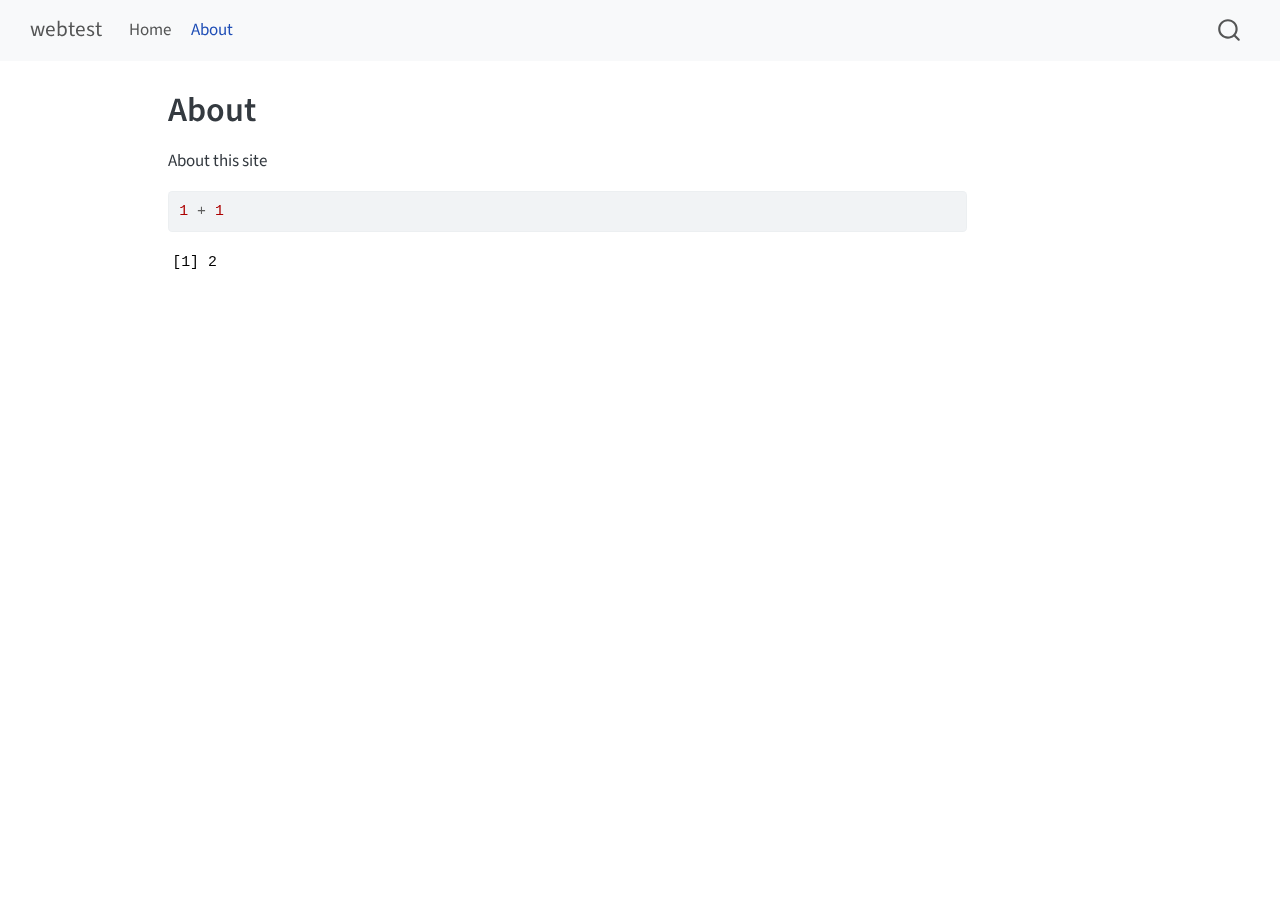
<file: docs/about.html>
<!DOCTYPE html>
<html xmlns="http://www.w3.org/1999/xhtml" lang="en" xml:lang="en"><head>

<meta charset="utf-8">
<meta name="generator" content="quarto-1.5.55">

<meta name="viewport" content="width=device-width, initial-scale=1.0, user-scalable=yes">


<title>About – webtest</title>
<style>
code{white-space: pre-wrap;}
span.smallcaps{font-variant: small-caps;}
div.columns{display: flex; gap: min(4vw, 1.5em);}
div.column{flex: auto; overflow-x: auto;}
div.hanging-indent{margin-left: 1.5em; text-indent: -1.5em;}
ul.task-list{list-style: none;}
ul.task-list li input[type="checkbox"] {
  width: 0.8em;
  margin: 0 0.8em 0.2em -1em; /* quarto-specific, see https://github.com/quarto-dev/quarto-cli/issues/4556 */ 
  vertical-align: middle;
}
/* CSS for syntax highlighting */
pre > code.sourceCode { white-space: pre; position: relative; }
pre > code.sourceCode > span { line-height: 1.25; }
pre > code.sourceCode > span:empty { height: 1.2em; }
.sourceCode { overflow: visible; }
code.sourceCode > span { color: inherit; text-decoration: inherit; }
div.sourceCode { margin: 1em 0; }
pre.sourceCode { margin: 0; }
@media screen {
div.sourceCode { overflow: auto; }
}
@media print {
pre > code.sourceCode { white-space: pre-wrap; }
pre > code.sourceCode > span { display: inline-block; text-indent: -5em; padding-left: 5em; }
}
pre.numberSource code
  { counter-reset: source-line 0; }
pre.numberSource code > span
  { position: relative; left: -4em; counter-increment: source-line; }
pre.numberSource code > span > a:first-child::before
  { content: counter(source-line);
    position: relative; left: -1em; text-align: right; vertical-align: baseline;
    border: none; display: inline-block;
    -webkit-touch-callout: none; -webkit-user-select: none;
    -khtml-user-select: none; -moz-user-select: none;
    -ms-user-select: none; user-select: none;
    padding: 0 4px; width: 4em;
  }
pre.numberSource { margin-left: 3em;  padding-left: 4px; }
div.sourceCode
  {   }
@media screen {
pre > code.sourceCode > span > a:first-child::before { text-decoration: underline; }
}
</style>


<script src="site_libs/quarto-nav/quarto-nav.js"></script>
<script src="site_libs/quarto-nav/headroom.min.js"></script>
<script src="site_libs/clipboard/clipboard.min.js"></script>
<script src="site_libs/quarto-search/autocomplete.umd.js"></script>
<script src="site_libs/quarto-search/fuse.min.js"></script>
<script src="site_libs/quarto-search/quarto-search.js"></script>
<meta name="quarto:offset" content="./">
<script src="site_libs/quarto-html/quarto.js"></script>
<script src="site_libs/quarto-html/popper.min.js"></script>
<script src="site_libs/quarto-html/tippy.umd.min.js"></script>
<script src="site_libs/quarto-html/anchor.min.js"></script>
<link href="site_libs/quarto-html/tippy.css" rel="stylesheet">
<link href="site_libs/quarto-html/quarto-syntax-highlighting.css" rel="stylesheet" id="quarto-text-highlighting-styles">
<script src="site_libs/bootstrap/bootstrap.min.js"></script>
<link href="site_libs/bootstrap/bootstrap-icons.css" rel="stylesheet">
<link href="site_libs/bootstrap/bootstrap.min.css" rel="stylesheet" id="quarto-bootstrap" data-mode="light">
<script id="quarto-search-options" type="application/json">{
  "location": "navbar",
  "copy-button": false,
  "collapse-after": 3,
  "panel-placement": "end",
  "type": "overlay",
  "limit": 50,
  "keyboard-shortcut": [
    "f",
    "/",
    "s"
  ],
  "show-item-context": false,
  "language": {
    "search-no-results-text": "No results",
    "search-matching-documents-text": "matching documents",
    "search-copy-link-title": "Copy link to search",
    "search-hide-matches-text": "Hide additional matches",
    "search-more-match-text": "more match in this document",
    "search-more-matches-text": "more matches in this document",
    "search-clear-button-title": "Clear",
    "search-text-placeholder": "",
    "search-detached-cancel-button-title": "Cancel",
    "search-submit-button-title": "Submit",
    "search-label": "Search"
  }
}</script>


<link rel="stylesheet" href="styles.css">
</head>

<body class="nav-fixed">

<div id="quarto-search-results"></div>
  <header id="quarto-header" class="headroom fixed-top">
    <nav class="navbar navbar-expand-lg " data-bs-theme="dark">
      <div class="navbar-container container-fluid">
      <div class="navbar-brand-container mx-auto">
    <a class="navbar-brand" href="./index.html">
    <span class="navbar-title">webtest</span>
    </a>
  </div>
            <div id="quarto-search" class="" title="Search"></div>
          <button class="navbar-toggler" type="button" data-bs-toggle="collapse" data-bs-target="#navbarCollapse" aria-controls="navbarCollapse" role="menu" aria-expanded="false" aria-label="Toggle navigation" onclick="if (window.quartoToggleHeadroom) { window.quartoToggleHeadroom(); }">
  <span class="navbar-toggler-icon"></span>
</button>
          <div class="collapse navbar-collapse" id="navbarCollapse">
            <ul class="navbar-nav navbar-nav-scroll me-auto">
  <li class="nav-item">
    <a class="nav-link" href="./index.html"> 
<span class="menu-text">Home</span></a>
  </li>  
  <li class="nav-item">
    <a class="nav-link active" href="./about.html" aria-current="page"> 
<span class="menu-text">About</span></a>
  </li>  
</ul>
          </div> <!-- /navcollapse -->
            <div class="quarto-navbar-tools">
</div>
      </div> <!-- /container-fluid -->
    </nav>
</header>
<!-- content -->
<div id="quarto-content" class="quarto-container page-columns page-rows-contents page-layout-article page-navbar">
<!-- sidebar -->
<!-- margin-sidebar -->
    <div id="quarto-margin-sidebar" class="sidebar margin-sidebar zindex-bottom">
        
    </div>
<!-- main -->
<main class="content" id="quarto-document-content">

<header id="title-block-header" class="quarto-title-block default">
<div class="quarto-title">
<h1 class="title">About</h1>
</div>



<div class="quarto-title-meta">

    
  
    
  </div>
  


</header>


<p>About this site</p>
<div class="cell">
<div class="sourceCode cell-code" id="cb1"><pre class="sourceCode r code-with-copy"><code class="sourceCode r"><span id="cb1-1"><a href="#cb1-1" aria-hidden="true" tabindex="-1"></a><span class="dv">1</span> <span class="sc">+</span> <span class="dv">1</span></span></code><button title="Copy to Clipboard" class="code-copy-button"><i class="bi"></i></button></pre></div>
<div class="cell-output cell-output-stdout">
<pre><code>[1] 2</code></pre>
</div>
</div>



</main> <!-- /main -->
<script id="quarto-html-after-body" type="application/javascript">
window.document.addEventListener("DOMContentLoaded", function (event) {
  const toggleBodyColorMode = (bsSheetEl) => {
    const mode = bsSheetEl.getAttribute("data-mode");
    const bodyEl = window.document.querySelector("body");
    if (mode === "dark") {
      bodyEl.classList.add("quarto-dark");
      bodyEl.classList.remove("quarto-light");
    } else {
      bodyEl.classList.add("quarto-light");
      bodyEl.classList.remove("quarto-dark");
    }
  }
  const toggleBodyColorPrimary = () => {
    const bsSheetEl = window.document.querySelector("link#quarto-bootstrap");
    if (bsSheetEl) {
      toggleBodyColorMode(bsSheetEl);
    }
  }
  toggleBodyColorPrimary();  
  const icon = "";
  const anchorJS = new window.AnchorJS();
  anchorJS.options = {
    placement: 'right',
    icon: icon
  };
  anchorJS.add('.anchored');
  const isCodeAnnotation = (el) => {
    for (const clz of el.classList) {
      if (clz.startsWith('code-annotation-')) {                     
        return true;
      }
    }
    return false;
  }
  const onCopySuccess = function(e) {
    // button target
    const button = e.trigger;
    // don't keep focus
    button.blur();
    // flash "checked"
    button.classList.add('code-copy-button-checked');
    var currentTitle = button.getAttribute("title");
    button.setAttribute("title", "Copied!");
    let tooltip;
    if (window.bootstrap) {
      button.setAttribute("data-bs-toggle", "tooltip");
      button.setAttribute("data-bs-placement", "left");
      button.setAttribute("data-bs-title", "Copied!");
      tooltip = new bootstrap.Tooltip(button, 
        { trigger: "manual", 
          customClass: "code-copy-button-tooltip",
          offset: [0, -8]});
      tooltip.show();    
    }
    setTimeout(function() {
      if (tooltip) {
        tooltip.hide();
        button.removeAttribute("data-bs-title");
        button.removeAttribute("data-bs-toggle");
        button.removeAttribute("data-bs-placement");
      }
      button.setAttribute("title", currentTitle);
      button.classList.remove('code-copy-button-checked');
    }, 1000);
    // clear code selection
    e.clearSelection();
  }
  const getTextToCopy = function(trigger) {
      const codeEl = trigger.previousElementSibling.cloneNode(true);
      for (const childEl of codeEl.children) {
        if (isCodeAnnotation(childEl)) {
          childEl.remove();
        }
      }
      return codeEl.innerText;
  }
  const clipboard = new window.ClipboardJS('.code-copy-button:not([data-in-quarto-modal])', {
    text: getTextToCopy
  });
  clipboard.on('success', onCopySuccess);
  if (window.document.getElementById('quarto-embedded-source-code-modal')) {
    // For code content inside modals, clipBoardJS needs to be initialized with a container option
    // TODO: Check when it could be a function (https://github.com/zenorocha/clipboard.js/issues/860)
    const clipboardModal = new window.ClipboardJS('.code-copy-button[data-in-quarto-modal]', {
      text: getTextToCopy,
      container: window.document.getElementById('quarto-embedded-source-code-modal')
    });
    clipboardModal.on('success', onCopySuccess);
  }
    var localhostRegex = new RegExp(/^(?:http|https):\/\/localhost\:?[0-9]*\//);
    var mailtoRegex = new RegExp(/^mailto:/);
      var filterRegex = new RegExp('/' + window.location.host + '/');
    var isInternal = (href) => {
        return filterRegex.test(href) || localhostRegex.test(href) || mailtoRegex.test(href);
    }
    // Inspect non-navigation links and adorn them if external
 	var links = window.document.querySelectorAll('a[href]:not(.nav-link):not(.navbar-brand):not(.toc-action):not(.sidebar-link):not(.sidebar-item-toggle):not(.pagination-link):not(.no-external):not([aria-hidden]):not(.dropdown-item):not(.quarto-navigation-tool):not(.about-link)');
    for (var i=0; i<links.length; i++) {
      const link = links[i];
      if (!isInternal(link.href)) {
        // undo the damage that might have been done by quarto-nav.js in the case of
        // links that we want to consider external
        if (link.dataset.originalHref !== undefined) {
          link.href = link.dataset.originalHref;
        }
      }
    }
  function tippyHover(el, contentFn, onTriggerFn, onUntriggerFn) {
    const config = {
      allowHTML: true,
      maxWidth: 500,
      delay: 100,
      arrow: false,
      appendTo: function(el) {
          return el.parentElement;
      },
      interactive: true,
      interactiveBorder: 10,
      theme: 'quarto',
      placement: 'bottom-start',
    };
    if (contentFn) {
      config.content = contentFn;
    }
    if (onTriggerFn) {
      config.onTrigger = onTriggerFn;
    }
    if (onUntriggerFn) {
      config.onUntrigger = onUntriggerFn;
    }
    window.tippy(el, config); 
  }
  const noterefs = window.document.querySelectorAll('a[role="doc-noteref"]');
  for (var i=0; i<noterefs.length; i++) {
    const ref = noterefs[i];
    tippyHover(ref, function() {
      // use id or data attribute instead here
      let href = ref.getAttribute('data-footnote-href') || ref.getAttribute('href');
      try { href = new URL(href).hash; } catch {}
      const id = href.replace(/^#\/?/, "");
      const note = window.document.getElementById(id);
      if (note) {
        return note.innerHTML;
      } else {
        return "";
      }
    });
  }
  const xrefs = window.document.querySelectorAll('a.quarto-xref');
  const processXRef = (id, note) => {
    // Strip column container classes
    const stripColumnClz = (el) => {
      el.classList.remove("page-full", "page-columns");
      if (el.children) {
        for (const child of el.children) {
          stripColumnClz(child);
        }
      }
    }
    stripColumnClz(note)
    if (id === null || id.startsWith('sec-')) {
      // Special case sections, only their first couple elements
      const container = document.createElement("div");
      if (note.children && note.children.length > 2) {
        container.appendChild(note.children[0].cloneNode(true));
        for (let i = 1; i < note.children.length; i++) {
          const child = note.children[i];
          if (child.tagName === "P" && child.innerText === "") {
            continue;
          } else {
            container.appendChild(child.cloneNode(true));
            break;
          }
        }
        if (window.Quarto?.typesetMath) {
          window.Quarto.typesetMath(container);
        }
        return container.innerHTML
      } else {
        if (window.Quarto?.typesetMath) {
          window.Quarto.typesetMath(note);
        }
        return note.innerHTML;
      }
    } else {
      // Remove any anchor links if they are present
      const anchorLink = note.querySelector('a.anchorjs-link');
      if (anchorLink) {
        anchorLink.remove();
      }
      if (window.Quarto?.typesetMath) {
        window.Quarto.typesetMath(note);
      }
      // TODO in 1.5, we should make sure this works without a callout special case
      if (note.classList.contains("callout")) {
        return note.outerHTML;
      } else {
        return note.innerHTML;
      }
    }
  }
  for (var i=0; i<xrefs.length; i++) {
    const xref = xrefs[i];
    tippyHover(xref, undefined, function(instance) {
      instance.disable();
      let url = xref.getAttribute('href');
      let hash = undefined; 
      if (url.startsWith('#')) {
        hash = url;
      } else {
        try { hash = new URL(url).hash; } catch {}
      }
      if (hash) {
        const id = hash.replace(/^#\/?/, "");
        const note = window.document.getElementById(id);
        if (note !== null) {
          try {
            const html = processXRef(id, note.cloneNode(true));
            instance.setContent(html);
          } finally {
            instance.enable();
            instance.show();
          }
        } else {
          // See if we can fetch this
          fetch(url.split('#')[0])
          .then(res => res.text())
          .then(html => {
            const parser = new DOMParser();
            const htmlDoc = parser.parseFromString(html, "text/html");
            const note = htmlDoc.getElementById(id);
            if (note !== null) {
              const html = processXRef(id, note);
              instance.setContent(html);
            } 
          }).finally(() => {
            instance.enable();
            instance.show();
          });
        }
      } else {
        // See if we can fetch a full url (with no hash to target)
        // This is a special case and we should probably do some content thinning / targeting
        fetch(url)
        .then(res => res.text())
        .then(html => {
          const parser = new DOMParser();
          const htmlDoc = parser.parseFromString(html, "text/html");
          const note = htmlDoc.querySelector('main.content');
          if (note !== null) {
            // This should only happen for chapter cross references
            // (since there is no id in the URL)
            // remove the first header
            if (note.children.length > 0 && note.children[0].tagName === "HEADER") {
              note.children[0].remove();
            }
            const html = processXRef(null, note);
            instance.setContent(html);
          } 
        }).finally(() => {
          instance.enable();
          instance.show();
        });
      }
    }, function(instance) {
    });
  }
      let selectedAnnoteEl;
      const selectorForAnnotation = ( cell, annotation) => {
        let cellAttr = 'data-code-cell="' + cell + '"';
        let lineAttr = 'data-code-annotation="' +  annotation + '"';
        const selector = 'span[' + cellAttr + '][' + lineAttr + ']';
        return selector;
      }
      const selectCodeLines = (annoteEl) => {
        const doc = window.document;
        const targetCell = annoteEl.getAttribute("data-target-cell");
        const targetAnnotation = annoteEl.getAttribute("data-target-annotation");
        const annoteSpan = window.document.querySelector(selectorForAnnotation(targetCell, targetAnnotation));
        const lines = annoteSpan.getAttribute("data-code-lines").split(",");
        const lineIds = lines.map((line) => {
          return targetCell + "-" + line;
        })
        let top = null;
        let height = null;
        let parent = null;
        if (lineIds.length > 0) {
            //compute the position of the single el (top and bottom and make a div)
            const el = window.document.getElementById(lineIds[0]);
            top = el.offsetTop;
            height = el.offsetHeight;
            parent = el.parentElement.parentElement;
          if (lineIds.length > 1) {
            const lastEl = window.document.getElementById(lineIds[lineIds.length - 1]);
            const bottom = lastEl.offsetTop + lastEl.offsetHeight;
            height = bottom - top;
          }
          if (top !== null && height !== null && parent !== null) {
            // cook up a div (if necessary) and position it 
            let div = window.document.getElementById("code-annotation-line-highlight");
            if (div === null) {
              div = window.document.createElement("div");
              div.setAttribute("id", "code-annotation-line-highlight");
              div.style.position = 'absolute';
              parent.appendChild(div);
            }
            div.style.top = top - 2 + "px";
            div.style.height = height + 4 + "px";
            div.style.left = 0;
            let gutterDiv = window.document.getElementById("code-annotation-line-highlight-gutter");
            if (gutterDiv === null) {
              gutterDiv = window.document.createElement("div");
              gutterDiv.setAttribute("id", "code-annotation-line-highlight-gutter");
              gutterDiv.style.position = 'absolute';
              const codeCell = window.document.getElementById(targetCell);
              const gutter = codeCell.querySelector('.code-annotation-gutter');
              gutter.appendChild(gutterDiv);
            }
            gutterDiv.style.top = top - 2 + "px";
            gutterDiv.style.height = height + 4 + "px";
          }
          selectedAnnoteEl = annoteEl;
        }
      };
      const unselectCodeLines = () => {
        const elementsIds = ["code-annotation-line-highlight", "code-annotation-line-highlight-gutter"];
        elementsIds.forEach((elId) => {
          const div = window.document.getElementById(elId);
          if (div) {
            div.remove();
          }
        });
        selectedAnnoteEl = undefined;
      };
        // Handle positioning of the toggle
    window.addEventListener(
      "resize",
      throttle(() => {
        elRect = undefined;
        if (selectedAnnoteEl) {
          selectCodeLines(selectedAnnoteEl);
        }
      }, 10)
    );
    function throttle(fn, ms) {
    let throttle = false;
    let timer;
      return (...args) => {
        if(!throttle) { // first call gets through
            fn.apply(this, args);
            throttle = true;
        } else { // all the others get throttled
            if(timer) clearTimeout(timer); // cancel #2
            timer = setTimeout(() => {
              fn.apply(this, args);
              timer = throttle = false;
            }, ms);
        }
      };
    }
      // Attach click handler to the DT
      const annoteDls = window.document.querySelectorAll('dt[data-target-cell]');
      for (const annoteDlNode of annoteDls) {
        annoteDlNode.addEventListener('click', (event) => {
          const clickedEl = event.target;
          if (clickedEl !== selectedAnnoteEl) {
            unselectCodeLines();
            const activeEl = window.document.querySelector('dt[data-target-cell].code-annotation-active');
            if (activeEl) {
              activeEl.classList.remove('code-annotation-active');
            }
            selectCodeLines(clickedEl);
            clickedEl.classList.add('code-annotation-active');
          } else {
            // Unselect the line
            unselectCodeLines();
            clickedEl.classList.remove('code-annotation-active');
          }
        });
      }
  const findCites = (el) => {
    const parentEl = el.parentElement;
    if (parentEl) {
      const cites = parentEl.dataset.cites;
      if (cites) {
        return {
          el,
          cites: cites.split(' ')
        };
      } else {
        return findCites(el.parentElement)
      }
    } else {
      return undefined;
    }
  };
  var bibliorefs = window.document.querySelectorAll('a[role="doc-biblioref"]');
  for (var i=0; i<bibliorefs.length; i++) {
    const ref = bibliorefs[i];
    const citeInfo = findCites(ref);
    if (citeInfo) {
      tippyHover(citeInfo.el, function() {
        var popup = window.document.createElement('div');
        citeInfo.cites.forEach(function(cite) {
          var citeDiv = window.document.createElement('div');
          citeDiv.classList.add('hanging-indent');
          citeDiv.classList.add('csl-entry');
          var biblioDiv = window.document.getElementById('ref-' + cite);
          if (biblioDiv) {
            citeDiv.innerHTML = biblioDiv.innerHTML;
          }
          popup.appendChild(citeDiv);
        });
        return popup.innerHTML;
      });
    }
  }
});
</script>
</div> <!-- /content -->




</body></html>
</file>
<file: site_libs/quarto-html/tippy.css>
.tippy-box[data-animation=fade][data-state=hidden]{opacity:0}[data-tippy-root]{max-width:calc(100vw - 10px)}.tippy-box{position:relative;background-color:#333;color:#fff;border-radius:4px;font-size:14px;line-height:1.4;white-space:normal;outline:0;transition-property:transform,visibility,opacity}.tippy-box[data-placement^=top]>.tippy-arrow{bottom:0}.tippy-box[data-placement^=top]>.tippy-arrow:before{bottom:-7px;left:0;border-width:8px 8px 0;border-top-color:initial;transform-origin:center top}.tippy-box[data-placement^=bottom]>.tippy-arrow{top:0}.tippy-box[data-placement^=bottom]>.tippy-arrow:before{top:-7px;left:0;border-width:0 8px 8px;border-bottom-color:initial;transform-origin:center bottom}.tippy-box[data-placement^=left]>.tippy-arrow{right:0}.tippy-box[data-placement^=left]>.tippy-arrow:before{border-width:8px 0 8px 8px;border-left-color:initial;right:-7px;transform-origin:center left}.tippy-box[data-placement^=right]>.tippy-arrow{left:0}.tippy-box[data-placement^=right]>.tippy-arrow:before{left:-7px;border-width:8px 8px 8px 0;border-right-color:initial;transform-origin:center right}.tippy-box[data-inertia][data-state=visible]{transition-timing-function:cubic-bezier(.54,1.5,.38,1.11)}.tippy-arrow{width:16px;height:16px;color:#333}.tippy-arrow:before{content:"";position:absolute;border-color:transparent;border-style:solid}.tippy-content{position:relative;padding:5px 9px;z-index:1}
</file>
<file: site_libs/quarto-html/quarto-syntax-highlighting.css>
/* quarto syntax highlight colors */
:root {
  --quarto-hl-ot-color: #003B4F;
  --quarto-hl-at-color: #657422;
  --quarto-hl-ss-color: #20794D;
  --quarto-hl-an-color: #5E5E5E;
  --quarto-hl-fu-color: #4758AB;
  --quarto-hl-st-color: #20794D;
  --quarto-hl-cf-color: #003B4F;
  --quarto-hl-op-color: #5E5E5E;
  --quarto-hl-er-color: #AD0000;
  --quarto-hl-bn-color: #AD0000;
  --quarto-hl-al-color: #AD0000;
  --quarto-hl-va-color: #111111;
  --quarto-hl-bu-color: inherit;
  --quarto-hl-ex-color: inherit;
  --quarto-hl-pp-color: #AD0000;
  --quarto-hl-in-color: #5E5E5E;
  --quarto-hl-vs-color: #20794D;
  --quarto-hl-wa-color: #5E5E5E;
  --quarto-hl-do-color: #5E5E5E;
  --quarto-hl-im-color: #00769E;
  --quarto-hl-ch-color: #20794D;
  --quarto-hl-dt-color: #AD0000;
  --quarto-hl-fl-color: #AD0000;
  --quarto-hl-co-color: #5E5E5E;
  --quarto-hl-cv-color: #5E5E5E;
  --quarto-hl-cn-color: #8f5902;
  --quarto-hl-sc-color: #5E5E5E;
  --quarto-hl-dv-color: #AD0000;
  --quarto-hl-kw-color: #003B4F;
}

/* other quarto variables */
:root {
  --quarto-font-monospace: SFMono-Regular, Menlo, Monaco, Consolas, "Liberation Mono", "Courier New", monospace;
}

pre > code.sourceCode > span {
  color: #003B4F;
}

code span {
  color: #003B4F;
}

code.sourceCode > span {
  color: #003B4F;
}

div.sourceCode,
div.sourceCode pre.sourceCode {
  color: #003B4F;
}

code span.ot {
  color: #003B4F;
  font-style: inherit;
}

code span.at {
  color: #657422;
  font-style: inherit;
}

code span.ss {
  color: #20794D;
  font-style: inherit;
}

code span.an {
  color: #5E5E5E;
  font-style: inherit;
}

code span.fu {
  color: #4758AB;
  font-style: inherit;
}

code span.st {
  color: #20794D;
  font-style: inherit;
}

code span.cf {
  color: #003B4F;
  font-style: inherit;
}

code span.op {
  color: #5E5E5E;
  font-style: inherit;
}

code span.er {
  color: #AD0000;
  font-style: inherit;
}

code span.bn {
  color: #AD0000;
  font-style: inherit;
}

code span.al {
  color: #AD0000;
  font-style: inherit;
}

code span.va {
  color: #111111;
  font-style: inherit;
}

code span.bu {
  font-style: inherit;
}

code span.ex {
  font-style: inherit;
}

code span.pp {
  color: #AD0000;
  font-style: inherit;
}

code span.in {
  color: #5E5E5E;
  font-style: inherit;
}

code span.vs {
  color: #20794D;
  font-style: inherit;
}

code span.wa {
  color: #5E5E5E;
  font-style: italic;
}

code span.do {
  color: #5E5E5E;
  font-style: italic;
}

code span.im {
  color: #00769E;
  font-style: inherit;
}

code span.ch {
  color: #20794D;
  font-style: inherit;
}

code span.dt {
  color: #AD0000;
  font-style: inherit;
}

code span.fl {
  color: #AD0000;
  font-style: inherit;
}

code span.co {
  color: #5E5E5E;
  font-style: inherit;
}

code span.cv {
  color: #5E5E5E;
  font-style: italic;
}

code span.cn {
  color: #8f5902;
  font-style: inherit;
}

code span.sc {
  color: #5E5E5E;
  font-style: inherit;
}

code span.dv {
  color: #AD0000;
  font-style: inherit;
}

code span.kw {
  color: #003B4F;
  font-style: inherit;
}

.prevent-inlining {
  content: "</";
}

/*# sourceMappingURL=debc5d5d77c3f9108843748ff7464032.css.map */
</file>
<file: site_libs/quarto-html/quarto-syntax-highlighting-dark.css>
/* quarto syntax highlight colors */
:root {
  --quarto-hl-al-color: #f07178;
  --quarto-hl-an-color: #d4d0ab;
  --quarto-hl-at-color: #00e0e0;
  --quarto-hl-bn-color: #d4d0ab;
  --quarto-hl-bu-color: #abe338;
  --quarto-hl-ch-color: #abe338;
  --quarto-hl-co-color: #f8f8f2;
  --quarto-hl-cv-color: #ffd700;
  --quarto-hl-cn-color: #ffd700;
  --quarto-hl-cf-color: #ffa07a;
  --quarto-hl-dt-color: #ffa07a;
  --quarto-hl-dv-color: #d4d0ab;
  --quarto-hl-do-color: #f8f8f2;
  --quarto-hl-er-color: #f07178;
  --quarto-hl-ex-color: #00e0e0;
  --quarto-hl-fl-color: #d4d0ab;
  --quarto-hl-fu-color: #ffa07a;
  --quarto-hl-im-color: #abe338;
  --quarto-hl-in-color: #d4d0ab;
  --quarto-hl-kw-color: #ffa07a;
  --quarto-hl-op-color: #ffa07a;
  --quarto-hl-ot-color: #00e0e0;
  --quarto-hl-pp-color: #dcc6e0;
  --quarto-hl-re-color: #00e0e0;
  --quarto-hl-sc-color: #abe338;
  --quarto-hl-ss-color: #abe338;
  --quarto-hl-st-color: #abe338;
  --quarto-hl-va-color: #00e0e0;
  --quarto-hl-vs-color: #abe338;
  --quarto-hl-wa-color: #dcc6e0;
}

/* other quarto variables */
:root {
  --quarto-font-monospace: SFMono-Regular, Menlo, Monaco, Consolas, "Liberation Mono", "Courier New", monospace;
}

code span.al {
  background-color: #2a0f15;
  font-weight: bold;
  color: #f07178;
}

code span.an {
  color: #d4d0ab;
}

code span.at {
  color: #00e0e0;
}

code span.bn {
  color: #d4d0ab;
}

code span.bu {
  color: #abe338;
}

code span.ch {
  color: #abe338;
}

code span.co {
  font-style: italic;
  color: #f8f8f2;
}

code span.cv {
  color: #ffd700;
}

code span.cn {
  color: #ffd700;
}

code span.cf {
  font-weight: bold;
  color: #ffa07a;
}

code span.dt {
  color: #ffa07a;
}

code span.dv {
  color: #d4d0ab;
}

code span.do {
  color: #f8f8f2;
}

code span.er {
  color: #f07178;
  text-decoration: underline;
}

code span.ex {
  font-weight: bold;
  color: #00e0e0;
}

code span.fl {
  color: #d4d0ab;
}

code span.fu {
  color: #ffa07a;
}

code span.im {
  color: #abe338;
}

code span.in {
  color: #d4d0ab;
}

code span.kw {
  font-weight: bold;
  color: #ffa07a;
}

pre > code.sourceCode > span {
  color: #f8f8f2;
}

code span {
  color: #f8f8f2;
}

code.sourceCode > span {
  color: #f8f8f2;
}

div.sourceCode,
div.sourceCode pre.sourceCode {
  color: #f8f8f2;
}

code span.op {
  color: #ffa07a;
}

code span.ot {
  color: #00e0e0;
}

code span.pp {
  color: #dcc6e0;
}

code span.re {
  background-color: #f8f8f2;
  color: #00e0e0;
}

code span.sc {
  color: #abe338;
}

code span.ss {
  color: #abe338;
}

code span.st {
  color: #abe338;
}

code span.va {
  color: #00e0e0;
}

code span.vs {
  color: #abe338;
}

code span.wa {
  color: #dcc6e0;
}

.prevent-inlining {
  content: "</";
}

/*# sourceMappingURL=935a306eefa94366c21e1a970dddb765.css.map */
</file>
<file: site_libs/quarto-contrib/fontawesome6-0.1.0/latex-fontsize.css>
.fa-tiny {
  font-size: 0.5em;
}
.fa-scriptsize {
  font-size: 0.7em;
}
.fa-footnotesize {
  font-size: 0.8em;
}
.fa-small {
  font-size: 0.9em;
}
.fa-normalsize {
  font-size: 1em;
}
.fa-large {
  font-size: 1.2em;
}
.fa-Large {
  font-size: 1.5em;
}
.fa-LARGE {
  font-size: 1.75em;
}
.fa-huge {
  font-size: 2em;
}
.fa-Huge {
  font-size: 2.5em;
}
</file>
<file: styles.css>
/* css styles */

.grid {
  display: flex;
}

.logos, .articles {
  display: flex;
  flex-direction: column;
}

.logo {
  margin-bottom: 10px;
  display: block;
}

.articles > div {
  display: flex;
  align-items: flex-start;
}

.articles > div > .logo {
  margin-right: 10px;
}

.g-col-2 {
  flex: 0 0 10%;
  max-width: 10%;
}

.g-col-10 {
  flex: 0 0 90%;
  max-width: 90%;
}
</file>
<file: docs/site_libs/quarto-html/tippy.css>
.tippy-box[data-animation=fade][data-state=hidden]{opacity:0}[data-tippy-root]{max-width:calc(100vw - 10px)}.tippy-box{position:relative;background-color:#333;color:#fff;border-radius:4px;font-size:14px;line-height:1.4;white-space:normal;outline:0;transition-property:transform,visibility,opacity}.tippy-box[data-placement^=top]>.tippy-arrow{bottom:0}.tippy-box[data-placement^=top]>.tippy-arrow:before{bottom:-7px;left:0;border-width:8px 8px 0;border-top-color:initial;transform-origin:center top}.tippy-box[data-placement^=bottom]>.tippy-arrow{top:0}.tippy-box[data-placement^=bottom]>.tippy-arrow:before{top:-7px;left:0;border-width:0 8px 8px;border-bottom-color:initial;transform-origin:center bottom}.tippy-box[data-placement^=left]>.tippy-arrow{right:0}.tippy-box[data-placement^=left]>.tippy-arrow:before{border-width:8px 0 8px 8px;border-left-color:initial;right:-7px;transform-origin:center left}.tippy-box[data-placement^=right]>.tippy-arrow{left:0}.tippy-box[data-placement^=right]>.tippy-arrow:before{left:-7px;border-width:8px 8px 8px 0;border-right-color:initial;transform-origin:center right}.tippy-box[data-inertia][data-state=visible]{transition-timing-function:cubic-bezier(.54,1.5,.38,1.11)}.tippy-arrow{width:16px;height:16px;color:#333}.tippy-arrow:before{content:"";position:absolute;border-color:transparent;border-style:solid}.tippy-content{position:relative;padding:5px 9px;z-index:1}
</file>
<file: docs/site_libs/quarto-html/quarto-syntax-highlighting.css>
/* quarto syntax highlight colors */
:root {
  --quarto-hl-ot-color: #003B4F;
  --quarto-hl-at-color: #657422;
  --quarto-hl-ss-color: #20794D;
  --quarto-hl-an-color: #5E5E5E;
  --quarto-hl-fu-color: #4758AB;
  --quarto-hl-st-color: #20794D;
  --quarto-hl-cf-color: #003B4F;
  --quarto-hl-op-color: #5E5E5E;
  --quarto-hl-er-color: #AD0000;
  --quarto-hl-bn-color: #AD0000;
  --quarto-hl-al-color: #AD0000;
  --quarto-hl-va-color: #111111;
  --quarto-hl-bu-color: inherit;
  --quarto-hl-ex-color: inherit;
  --quarto-hl-pp-color: #AD0000;
  --quarto-hl-in-color: #5E5E5E;
  --quarto-hl-vs-color: #20794D;
  --quarto-hl-wa-color: #5E5E5E;
  --quarto-hl-do-color: #5E5E5E;
  --quarto-hl-im-color: #00769E;
  --quarto-hl-ch-color: #20794D;
  --quarto-hl-dt-color: #AD0000;
  --quarto-hl-fl-color: #AD0000;
  --quarto-hl-co-color: #5E5E5E;
  --quarto-hl-cv-color: #5E5E5E;
  --quarto-hl-cn-color: #8f5902;
  --quarto-hl-sc-color: #5E5E5E;
  --quarto-hl-dv-color: #AD0000;
  --quarto-hl-kw-color: #003B4F;
}

/* other quarto variables */
:root {
  --quarto-font-monospace: SFMono-Regular, Menlo, Monaco, Consolas, "Liberation Mono", "Courier New", monospace;
}

pre > code.sourceCode > span {
  color: #003B4F;
}

code span {
  color: #003B4F;
}

code.sourceCode > span {
  color: #003B4F;
}

div.sourceCode,
div.sourceCode pre.sourceCode {
  color: #003B4F;
}

code span.ot {
  color: #003B4F;
  font-style: inherit;
}

code span.at {
  color: #657422;
  font-style: inherit;
}

code span.ss {
  color: #20794D;
  font-style: inherit;
}

code span.an {
  color: #5E5E5E;
  font-style: inherit;
}

code span.fu {
  color: #4758AB;
  font-style: inherit;
}

code span.st {
  color: #20794D;
  font-style: inherit;
}

code span.cf {
  color: #003B4F;
  font-weight: bold;
  font-style: inherit;
}

code span.op {
  color: #5E5E5E;
  font-style: inherit;
}

code span.er {
  color: #AD0000;
  font-style: inherit;
}

code span.bn {
  color: #AD0000;
  font-style: inherit;
}

code span.al {
  color: #AD0000;
  font-style: inherit;
}

code span.va {
  color: #111111;
  font-style: inherit;
}

code span.bu {
  font-style: inherit;
}

code span.ex {
  font-style: inherit;
}

code span.pp {
  color: #AD0000;
  font-style: inherit;
}

code span.in {
  color: #5E5E5E;
  font-style: inherit;
}

code span.vs {
  color: #20794D;
  font-style: inherit;
}

code span.wa {
  color: #5E5E5E;
  font-style: italic;
}

code span.do {
  color: #5E5E5E;
  font-style: italic;
}

code span.im {
  color: #00769E;
  font-style: inherit;
}

code span.ch {
  color: #20794D;
  font-style: inherit;
}

code span.dt {
  color: #AD0000;
  font-style: inherit;
}

code span.fl {
  color: #AD0000;
  font-style: inherit;
}

code span.co {
  color: #5E5E5E;
  font-style: inherit;
}

code span.cv {
  color: #5E5E5E;
  font-style: italic;
}

code span.cn {
  color: #8f5902;
  font-style: inherit;
}

code span.sc {
  color: #5E5E5E;
  font-style: inherit;
}

code span.dv {
  color: #AD0000;
  font-style: inherit;
}

code span.kw {
  color: #003B4F;
  font-weight: bold;
  font-style: inherit;
}

.prevent-inlining {
  content: "</";
}

/*# sourceMappingURL=debc5d5d77c3f9108843748ff7464032.css.map */
</file>
<file: docs/styles.css>
/* css styles */
</file>
